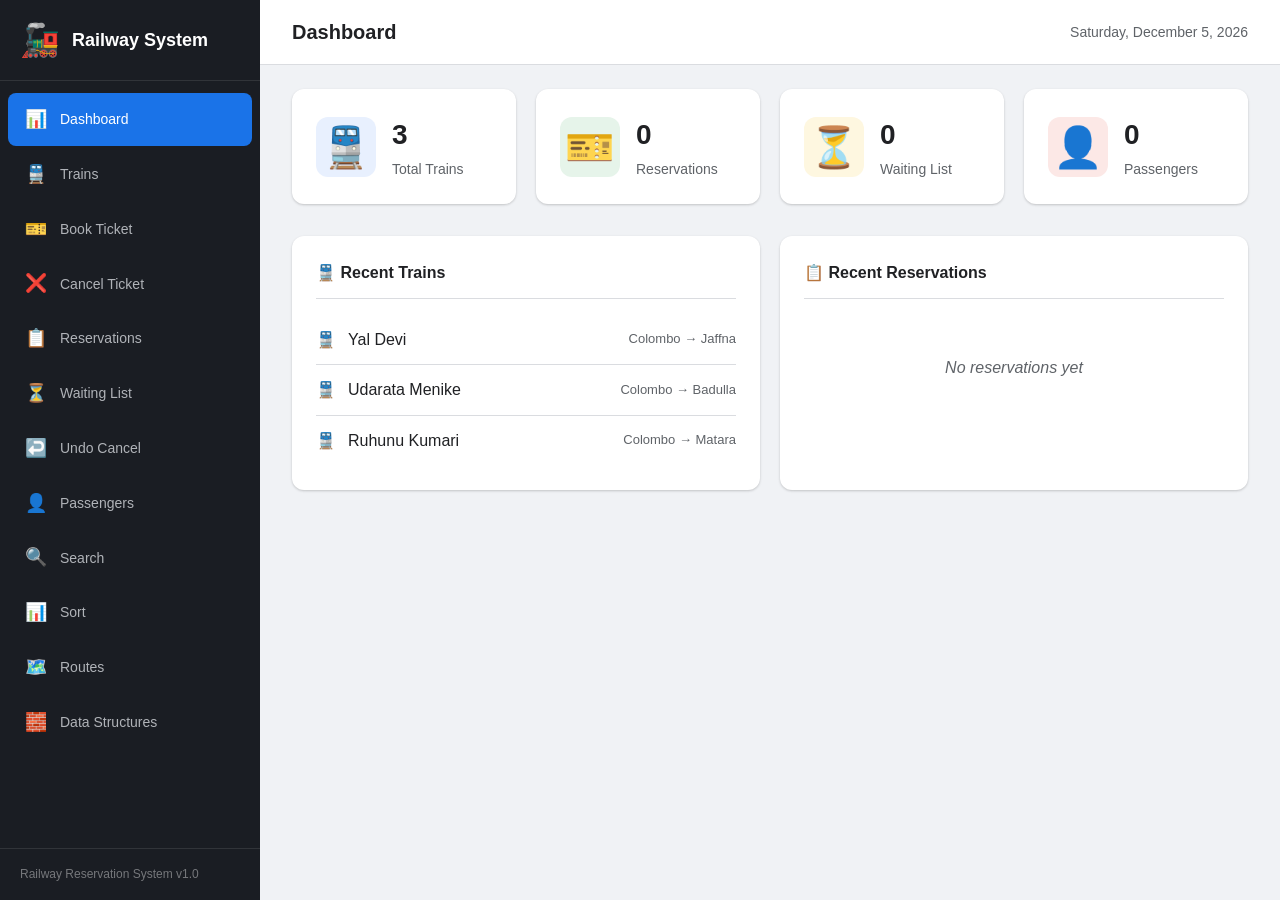
<file: frontend/index.html>
<!DOCTYPE html>
<html lang="en">
<head>
    <meta charset="UTF-8">
    <meta name="viewport" content="width=device-width, initial-scale=1.0">
    <title>Railway Reservation System</title>
    <link rel="stylesheet" href="style.css">
</head>
<body>
    <div class="app">
        <!-- Sidebar -->
        <aside class="sidebar" id="sidebar">
            <div class="sidebar-header">
                <div class="logo">🚂</div>
                <h2>Railway System</h2>
            </div>
            <nav class="sidebar-nav">
                <a href="#" class="nav-link active" data-page="dashboard">
                    <span class="nav-icon">📊</span>
                    <span>Dashboard</span>
                </a>
                <a href="#" class="nav-link" data-page="trains">
                    <span class="nav-icon">🚆</span>
                    <span>Trains</span>
                </a>
                <a href="#" class="nav-link" data-page="booking">
                    <span class="nav-icon">🎫</span>
                    <span>Book Ticket</span>
                </a>
                <a href="#" class="nav-link" data-page="cancel">
                    <span class="nav-icon">❌</span>
                    <span>Cancel Ticket</span>
                </a>
                <a href="#" class="nav-link" data-page="reservations">
                    <span class="nav-icon">📋</span>
                    <span>Reservations</span>
                </a>
                <a href="#" class="nav-link" data-page="waiting">
                    <span class="nav-icon">⏳</span>
                    <span>Waiting List</span>
                </a>
                <a href="#" class="nav-link" data-page="undo">
                    <span class="nav-icon">↩️</span>
                    <span>Undo Cancel</span>
                </a>
                <a href="#" class="nav-link" data-page="passengers">
                    <span class="nav-icon">👤</span>
                    <span>Passengers</span>
                </a>
                <a href="#" class="nav-link" data-page="search">
                    <span class="nav-icon">🔍</span>
                    <span>Search</span>
                </a>
                <a href="#" class="nav-link" data-page="sort">
                    <span class="nav-icon">📊</span>
                    <span>Sort</span>
                </a>
                <a href="#" class="nav-link" data-page="routes">
                    <span class="nav-icon">🗺️</span>
                    <span>Routes</span>
                </a>
                <a href="#" class="nav-link" data-page="structures">
                    <span class="nav-icon">🧱</span>
                    <span>Data Structures</span>
                </a>
            </nav>
            <div class="sidebar-footer">
                <p>Railway Reservation System v1.0</p>
            </div>
        </aside>

        <!-- Main Content -->
        <main class="main-content">
            <!-- Top Bar -->
            <header class="topbar">
                <button class="menu-toggle" id="menuToggle">☰</button>
                <h1 id="pageTitle">Dashboard</h1>
                <div class="topbar-actions">
                    <span class="date-display" id="dateDisplay"></span>
                </div>
            </header>

            <!-- Pages -->
            <div class="content-area">

                <!-- Dashboard Page -->
                <section class="page active" id="page-dashboard">
                    <div class="stats-grid">
                        <div class="stat-card">
                            <div class="stat-icon">🚆</div>
                            <div class="stat-info">
                                <h3 id="statTrains">3</h3>
                                <p>Total Trains</p>
                            </div>
                        </div>
                        <div class="stat-card">
                            <div class="stat-icon">🎫</div>
                            <div class="stat-info">
                                <h3 id="statReservations">0</h3>
                                <p>Reservations</p>
                            </div>
                        </div>
                        <div class="stat-card">
                            <div class="stat-icon">⏳</div>
                            <div class="stat-info">
                                <h3 id="statWaiting">0</h3>
                                <p>Waiting List</p>
                            </div>
                        </div>
                        <div class="stat-card">
                            <div class="stat-icon">👤</div>
                            <div class="stat-info">
                                <h3 id="statPassengers">0</h3>
                                <p>Passengers</p>
                            </div>
                        </div>
                    </div>
                    <div class="dashboard-panels">
                        <div class="panel">
                            <h3>🚆 Recent Trains</h3>
                            <div id="dashboardTrains"></div>
                        </div>
                        <div class="panel">
                            <h3>📋 Recent Reservations</h3>
                            <div id="dashboardReservations">
                                <p class="empty-state">No reservations yet</p>
                            </div>
                        </div>
                    </div>
                </section>

                <!-- Trains Page -->
                <section class="page" id="page-trains">
                    <div class="page-header">
                        <h2>Available Trains</h2>
                    </div>
                    <div class="trains-grid" id="trainsList"></div>
                </section>

                <!-- Booking Page -->
                <section class="page" id="page-booking">
                    <div class="page-header">
                        <h2>Book a Ticket</h2>
                    </div>
                    <div class="form-container">
                        <form id="bookingForm">
                            <div class="form-group">
                                <label>Select Train</label>
                                <select id="bookTrain" required>
                                    <option value="">-- Select a Train --</option>
                                </select>
                            </div>
                            <div id="trainPreview" class="train-preview" style="display:none;"></div>
                            <div class="form-group">
                                <label>Passenger Name</label>
                                <input type="text" id="bookName" placeholder="Enter passenger name" required>
                            </div>
                            <div class="form-group">
                                <label>NIC Number</label>
                                <input type="text" id="bookNic" placeholder="Enter NIC number" required>
                            </div>
                            <div class="form-group">
                                <label>Phone Number</label>
                                <input type="tel" id="bookPhone" placeholder="Enter phone number" required>
                            </div>
                            <div class="form-group">
                                <label>Seat Number</label>
                                <input type="number" id="bookSeat" placeholder="Enter seat number" min="1" required>
                            </div>
                            <button type="submit" class="btn btn-primary btn-block">🎫 Book Ticket</button>
                        </form>
                    </div>
                </section>

                <!-- Cancel Page -->
                <section class="page" id="page-cancel">
                    <div class="page-header">
                        <h2>Cancel Ticket</h2>
                    </div>
                    <div class="form-container">
                        <form id="cancelForm">
                            <div class="form-group">
                                <label>Reservation ID</label>
                                <input type="number" id="cancelId" placeholder="Enter reservation ID" required>
                            </div>
                            <button type="submit" class="btn btn-danger btn-block">❌ Cancel Reservation</button>
                        </form>
                        <div id="cancelResult"></div>
                    </div>
                </section>

                <!-- Reservations Page -->
                <section class="page" id="page-reservations">
                    <div class="page-header">
                        <h2>All Reservations</h2>
                        <button class="btn btn-primary" onclick="renderReservations()">🔄 Refresh</button>
                    </div>
                    <div id="reservationsList" class="table-container"></div>
                </section>

                <!-- Waiting List Page -->
                <section class="page" id="page-waiting">
                    <div class="page-header">
                        <h2>Waiting List</h2>
                        <button class="btn btn-primary" onclick="renderWaitingList()">🔄 Refresh</button>
                    </div>
                    <div id="waitingList" class="table-container"></div>
                </section>

                <!-- Undo Page -->
                <section class="page" id="page-undo">
                    <div class="page-header">
                        <h2>Undo Last Cancel</h2>
                    </div>
                    <div class="form-container">
                        <div class="undo-info">
                            <p>Most recent cancelled reservation:</p>
                            <div id="undoPreview"></div>
                        </div>
                        <button class="btn btn-success btn-block" onclick="undoCancel()">↩️ Restore Last Cancelled</button>
                        <div id="undoResult"></div>
                    </div>
                </section>

                <!-- Passengers Page -->
                <section class="page" id="page-passengers">
                    <div class="page-header">
                        <h2>Passenger Management</h2>
                    </div>
                    <div class="passenger-search">
                        <input type="number" id="searchPassengerId" placeholder="Search by Passenger ID...">
                        <button class="btn btn-primary" onclick="searchPassenger()">🔍 Search</button>
                    </div>
                    <div id="passengerResult"></div>
                    <div id="passengersList" class="table-container" style="margin-top: 20px;"></div>
                </section>

                <!-- Search Page -->
                <section class="page" id="page-search">
                    <div class="page-header">
                        <h2>Search Reservations</h2>
                    </div>
                    <div class="search-tabs">
                        <button class="tab-btn active" onclick="switchSearchTab('id')">By Reservation ID (BST)</button>
                        <button class="tab-btn" onclick="switchSearchTab('nic')">By NIC (Linked List)</button>
                    </div>
                    <div id="searchTabId" class="search-tab active">
                        <div class="form-container">
                            <div class="form-group">
                                <label>Reservation ID</label>
                                <input type="number" id="searchResId" placeholder="Enter reservation ID">
                            </div>
                            <button class="btn btn-primary btn-block" onclick="searchReservationById()">🔍 Search by ID</button>
                        </div>
                    </div>
                    <div id="searchTabNic" class="search-tab" style="display:none;">
                        <div class="form-container">
                            <div class="form-group">
                                <label>NIC Number</label>
                                <input type="text" id="searchNic" placeholder="Enter NIC number">
                            </div>
                            <button class="btn btn-primary btn-block" onclick="searchReservationByNic()">🔍 Search by NIC</button>
                        </div>
                    </div>
                    <div id="searchResult"></div>
                </section>

                <!-- Sort Page -->
                <section class="page" id="page-sort">
                    <div class="page-header">
                        <h2>Sort Reservations</h2>
                    </div>
                    <div class="sort-options">
                        <button class="btn btn-outline" onclick="sortReservations('id')">Sort by Reservation ID</button>
                        <button class="btn btn-outline" onclick="sortReservations('name')">Sort by Passenger Name</button>
                        <button class="btn btn-outline" onclick="sortReservations('seat')">Sort by Seat Number</button>
                    </div>
                    <div id="sortResult" class="table-container" style="margin-top: 20px;"></div>
                </section>

                <!-- Routes Page -->
                <section class="page" id="page-routes">
                    <div class="page-header">
                        <h2>Railway Routes</h2>
                    </div>

                    <!-- Route Stats -->
                    <div class="route-stats-row">
                        <div class="route-stat-card">
                            <span class="route-stat-icon">📍</span>
                            <div>
                                <h4 id="routeStatStations">7</h4>
                                <p>Stations</p>
                            </div>
                        </div>
                        <div class="route-stat-card">
                            <span class="route-stat-icon">🛤️</span>
                            <div>
                                <h4 id="routeStatRoutes">6</h4>
                                <p>Routes</p>
                            </div>
                        </div>
                        <div class="route-stat-card">
                            <span class="route-stat-icon">📏</span>
                            <div>
                                <h4 id="routeStatDistance">848 km</h4>
                                <p>Total Distance</p>
                            </div>
                        </div>
                    </div>

                    <!-- Tabs -->
                    <div class="route-tabs">
                        <button class="route-tab-btn active" onclick="switchRouteTab('map')">🗺️ Map</button>
                        <button class="route-tab-btn" onclick="switchRouteTab('traversal')">🧭 Traversal</button>
                        <button class="route-tab-btn" onclick="switchRouteTab('routes')">🛤️ Routes</button>
                        <button class="route-tab-btn" onclick="switchRouteTab('path')">🔍 Shortest Path</button>
                    </div>

                    <!-- Map Tab -->
                    <div class="route-tab-content active" id="routeTab-map">
                        <div class="route-map" id="routeMap">
                            <div class="trav-overlay" id="travOverlay"></div>
                        </div>
                        <div class="map-hint" id="mapHint">
                            💡 <strong>Click a station</strong> to see details, or <strong>click two stations</strong> to find the shortest path
                        </div>
                        <div class="station-info-card" id="stationInfoCard" style="display:none;">
                            <div class="station-info-header">
                                <span class="station-info-icon">📍</span>
                                <h3 id="stationInfoName"></h3>
                                <button class="btn btn-outline btn-sm" onclick="closeStationInfo()">✕</button>
                            </div>
                            <div class="station-info-body" id="stationInfoBody"></div>
                        </div>
                        <div class="map-legend">
                            <span class="legend-item"><span class="legend-dot" style="background:#1a73e8"></span>Station</span>
                            <span class="legend-item"><span class="legend-dot" style="background:#34a853"></span>Visited</span>
                            <span class="legend-item"><span class="legend-dot" style="background:#fbbc04"></span>Current</span>
                            <span class="legend-item"><span class="legend-dot" style="background:#ea4335"></span>Selected</span>
                        </div>
                    </div>

                    <!-- Traversal Tab -->
                    <div class="route-tab-content" id="routeTab-traversal">
                        <div class="traversal-panel" id="traversalPanel">
                            <div class="traversal-header">
                                <h3>🧭 Graph Traversal</h3>
                                <div class="traversal-inline-controls">
                                    <select id="traversalStart" class="trav-select"></select>
                                    <select id="traversalAlgo" class="trav-select">
                                        <option value="bfs">BFS — Breadth-First</option>
                                        <option value="dfs">DFS — Depth-First</option>
                                    </select>
                                    <select id="traversalSpeed" class="trav-select trav-select-sm">
                                        <option value="1200">Slow</option>
                                        <option value="600" selected>Normal</option>
                                        <option value="200">Fast</option>
                                    </select>
                                    <button class="btn btn-primary btn-sm" id="traversalRunBtn" onclick="runTraversalStepByStep()">▶️ Run</button>
                                    <button class="btn btn-success btn-sm" onclick="runTraversalInstant()">⚡ Instant</button>
                                    <button class="btn btn-outline btn-sm" onclick="resetTraversal()">🔄</button>
                                </div>
                            </div>
                            <div class="traversal-body">
                                <div class="traversal-split">
                                    <div class="traversal-code">
                                        <div class="traversal-code-title">📄 Java Code</div>
                                        <pre class="traversal-code-block" id="traversalCodeBlock"><span style="color:#6c7086;">// Select an algorithm to see code</span></pre>
                                    </div>
                                    <div class="traversal-log">
                                        <div class="traversal-log-title">📋 Traversal Steps</div>
                                        <div class="traversal-steps" id="traversalSteps">
                                            <p class="ds-empty-msg">Click Run to start traversal...</p>
                                        </div>
                                    </div>
                                </div>
                                <div class="traversal-result" id="traversalResult"></div>
                            </div>
                        </div>
                    </div>

                    <!-- Routes List Tab -->
                    <div class="route-tab-content" id="routeTab-routes">
                        <div class="route-details" id="routeDetails"></div>
                    </div>

                    <!-- Shortest Path Tab -->
                    <div class="route-tab-content" id="routeTab-path">
                        <div class="shortest-path">
                            <h3>🔍 Find Shortest Path</h3>
                            <p class="path-hint">Or click two stations on the Map tab to auto-fill</p>
                            <div class="path-form">
                                <div class="form-group">
                                    <label>Source Station</label>
                                    <select id="pathSource">
                                        <option value="">-- Select Source --</option>
                                    </select>
                                </div>
                                <div class="form-group">
                                    <label>Destination Station</label>
                                    <select id="pathDest">
                                        <option value="">-- Select Destination --</option>
                                    </select>
                                </div>
                                <button class="btn btn-primary" onclick="findShortestPath()">🔍 Find Path</button>
                            </div>
                            <div id="pathResult"></div>
                        </div>
                    </div>
                </section>

                <!-- Data Structures Visualization Page -->
                <section class="page" id="page-structures">
                    <div class="page-header">
                        <h2>🧱 Data Structure Visualizations</h2>
                        <button class="btn btn-primary" onclick="refreshAllStructures()">🔄 Refresh All</button>
                    </div>

                    <!-- Operation Log -->
                    <div class="ds-operation-log" id="dsOperationLog">
                        <div class="ds-log-header">
                            <h3>📋 Operation Log</h3>
                            <button class="btn btn-outline btn-sm" onclick="clearOpLog()">Clear</button>
                        </div>
                        <div class="ds-log-entries" id="dsLogEntries">
                            <p class="empty-state">Perform an operation to see logs here...</p>
                        </div>
                    </div>

                    <div class="ds-grid">

                        <!-- LinkedList -->
                        <div class="ds-card">
                            <div class="ds-card-header">
                                <h3>🔗 LinkedList <span class="ds-badge">Reservations</span></h3>
                                <span class="ds-count" id="llCount">0 nodes</span>
                            </div>
                            <div class="ds-visual" id="linkedListView"></div>
                            <div class="ds-code-panel">
                                <div class="ds-code-header">Java Implementation</div>
                                <pre class="ds-code"><code id="llCode">// LinkedList - Insert at end
public void insert(Reservation r) {
  Node newNode = new Node(r);
  if (head == null) {
    head = newNode;
    return;
  }
  Node current = head;
  while (current.next != null)
    current = current.next;
  current.next = newNode;
}</code></pre>
                            </div>
                        </div>

                        <!-- Queue -->
                        <div class="ds-card">
                            <div class="ds-card-header">
                                <h3>📦 Queue <span class="ds-badge badge-warning">Waiting List</span></h3>
                                <span class="ds-count" id="qCount">0 items</span>
                            </div>
                            <div class="ds-visual" id="queueView"></div>
                            <div class="ds-code-panel">
                                <div class="ds-code-header">Java Implementation</div>
                                <pre class="ds-code"><code id="qCode">// Queue - Enqueue (add to rear)
public void enqueue(Passenger p) {
  QueueNode newNode = new QueueNode(p);
  if (rear == null) {
    front = rear = newNode;
    return;
  }
  rear.next = newNode;
  rear = newNode;
}</code></pre>
                            </div>
                        </div>

                        <!-- Stack -->
                        <div class="ds-card">
                            <div class="ds-card-header">
                                <h3>📚 Stack <span class="ds-badge badge-danger">Undo</span></h3>
                                <span class="ds-count" id="sCount">0 items</span>
                            </div>
                            <div class="ds-visual" id="stackView"></div>
                            <div class="ds-code-panel">
                                <div class="ds-code-header">Java Implementation</div>
                                <pre class="ds-code"><code id="sCode">// Stack - Push (add to top)
public void push(Reservation r) {
  Node newNode = new Node(r);
  newNode.next = top;
  top = newNode;
}</code></pre>
                            </div>
                        </div>

                        <!-- BST -->
                        <div class="ds-card ds-card-wide">
                            <div class="ds-card-header">
                                <h3>🌳 Binary Search Tree <span class="ds-badge badge-success">Reservation Tree</span></h3>
                                <span class="ds-count" id="bstCount">0 nodes</span>
                            </div>
                            <div class="ds-visual ds-visual-wide" id="bstView"></div>
                            <div class="ds-code-panel">
                                <div class="ds-code-header">Java Implementation</div>
                                <pre class="ds-code"><code id="bstCode">// BST - Insert
private TreeNode insert(TreeNode node, Reservation r) {
  if (node == null)
    return new TreeNode(r);
  if (r.id < node.reservation.id)
    node.left = insert(node.left, r);
  else if (r.id > node.reservation.id)
    node.right = insert(node.right, r);
  return node;
}</code></pre>
                            </div>
                        </div>

                        <!-- HashTable -->
                        <div class="ds-card ds-card-wide">
                            <div class="ds-card-header">
                                <h3>🗂️ Hash Table <span class="ds-badge badge-info">Passengers</span></h3>
                                <span class="ds-count" id="htCount">0 entries</span>
                            </div>
                            <div class="ds-visual ds-visual-wide" id="hashTableView"></div>
                            <div class="ds-code-panel">
                                <div class="ds-code-header">Java Implementation</div>
                                <pre class="ds-code"><code id="htCode">// HashTable - Insert
public void insert(Passenger p) {
  int index = hash(p.passengerId);
  Entry current = table[index];
  while (current != null) {
    if (current.passenger.passengerId == p.passengerId)
      { current.passenger = p; return; }
    current = current.next;
  }
  Entry entry = new Entry(p);
  entry.next = table[index];
  table[index] = entry;
}</code></pre>
                            </div>
                        </div>

                    </div>

                    <!-- Run Operation Panel -->
                    <div class="run-panel" id="runPanel">
                        <div class="run-panel-header">
                            <h3>▶️ Run Operation — Step by Step</h3>
                        </div>
                        <div class="run-panel-body">
                            <div class="run-config">
                                <div class="run-config-row">
                                    <div class="form-group">
                                        <label>Data Structure</label>
                                        <select id="runDS" onchange="updateRunOps()">
                                            <option value="linkedList">🔗 LinkedList</option>
                                            <option value="queue">📦 Queue</option>
                                            <option value="stack">📚 Stack</option>
                                            <option value="bst">🌳 Binary Search Tree</option>
                                            <option value="hashTable">🗂️ Hash Table</option>
                                        </select>
                                    </div>
                                    <div class="form-group">
                                        <label>Operation</label>
                                        <select id="runOp" onchange="updateRunFields()"></select>
                                    </div>
                                </div>
                                <div class="run-config-row" id="runFieldsRow">
                                    <!-- Dynamic fields injected here -->
                                </div>
                                <div class="run-controls">
                                    <button class="btn btn-primary" id="runBtn" onclick="runOperationStepByStep()">
                                        ▶️ Run Step-by-Step
                                    </button>
                                    <button class="btn btn-success" id="runInstantBtn" onclick="runOperationInstant()">
                                        ⚡ Run Instant
                                    </button>
                                    <button class="btn btn-outline btn-sm" onclick="resetRunPanel()" style="margin-left:auto;">
                                        🔄 Reset
                                    </button>
                                    <div class="run-speed">
                                        <label>Speed:</label>
                                        <select id="runSpeed">
                                            <option value="1500">Slow</option>
                                            <option value="800" selected>Normal</option>
                                            <option value="300">Fast</option>
                                            <option value="50">Instant</option>
                                        </select>
                                    </div>
                                </div>
                            </div>

                            <div class="run-split">
                                <!-- Code viewer with line highlighting -->
                                <div class="run-code-viewer">
                                    <div class="run-code-title">📄 Code Execution</div>
                                    <pre class="run-code-block" id="runCodeBlock"></pre>
                                </div>

                                <!-- Step log -->
                                <div class="run-step-log">
                                    <div class="run-step-title">📋 Step Log</div>
                                    <div class="run-steps" id="runSteps">
                                        <p class="ds-empty-msg">Select a data structure and operation to begin...</p>
                                    </div>
                                </div>
                            </div>
                        </div>
                    </div>

                </section>

            </div>
        </main>
    </div>

    <!-- Toast Notification -->
    <div class="toast" id="toast"></div>

    <!-- Modal -->
    <div class="modal-overlay" id="modalOverlay" onclick="closeModal()">
        <div class="modal" onclick="event.stopPropagation()">
            <div class="modal-header">
                <h3 id="modalTitle"></h3>
                <button class="modal-close" onclick="closeModal()">×</button>
            </div>
            <div class="modal-body" id="modalBody"></div>
        </div>
    </div>

    <script src="app.js"></script>
    <script src="run-ops.js"></script>
    <script src="traversal.js"></script>
</body>
</html>
</file>
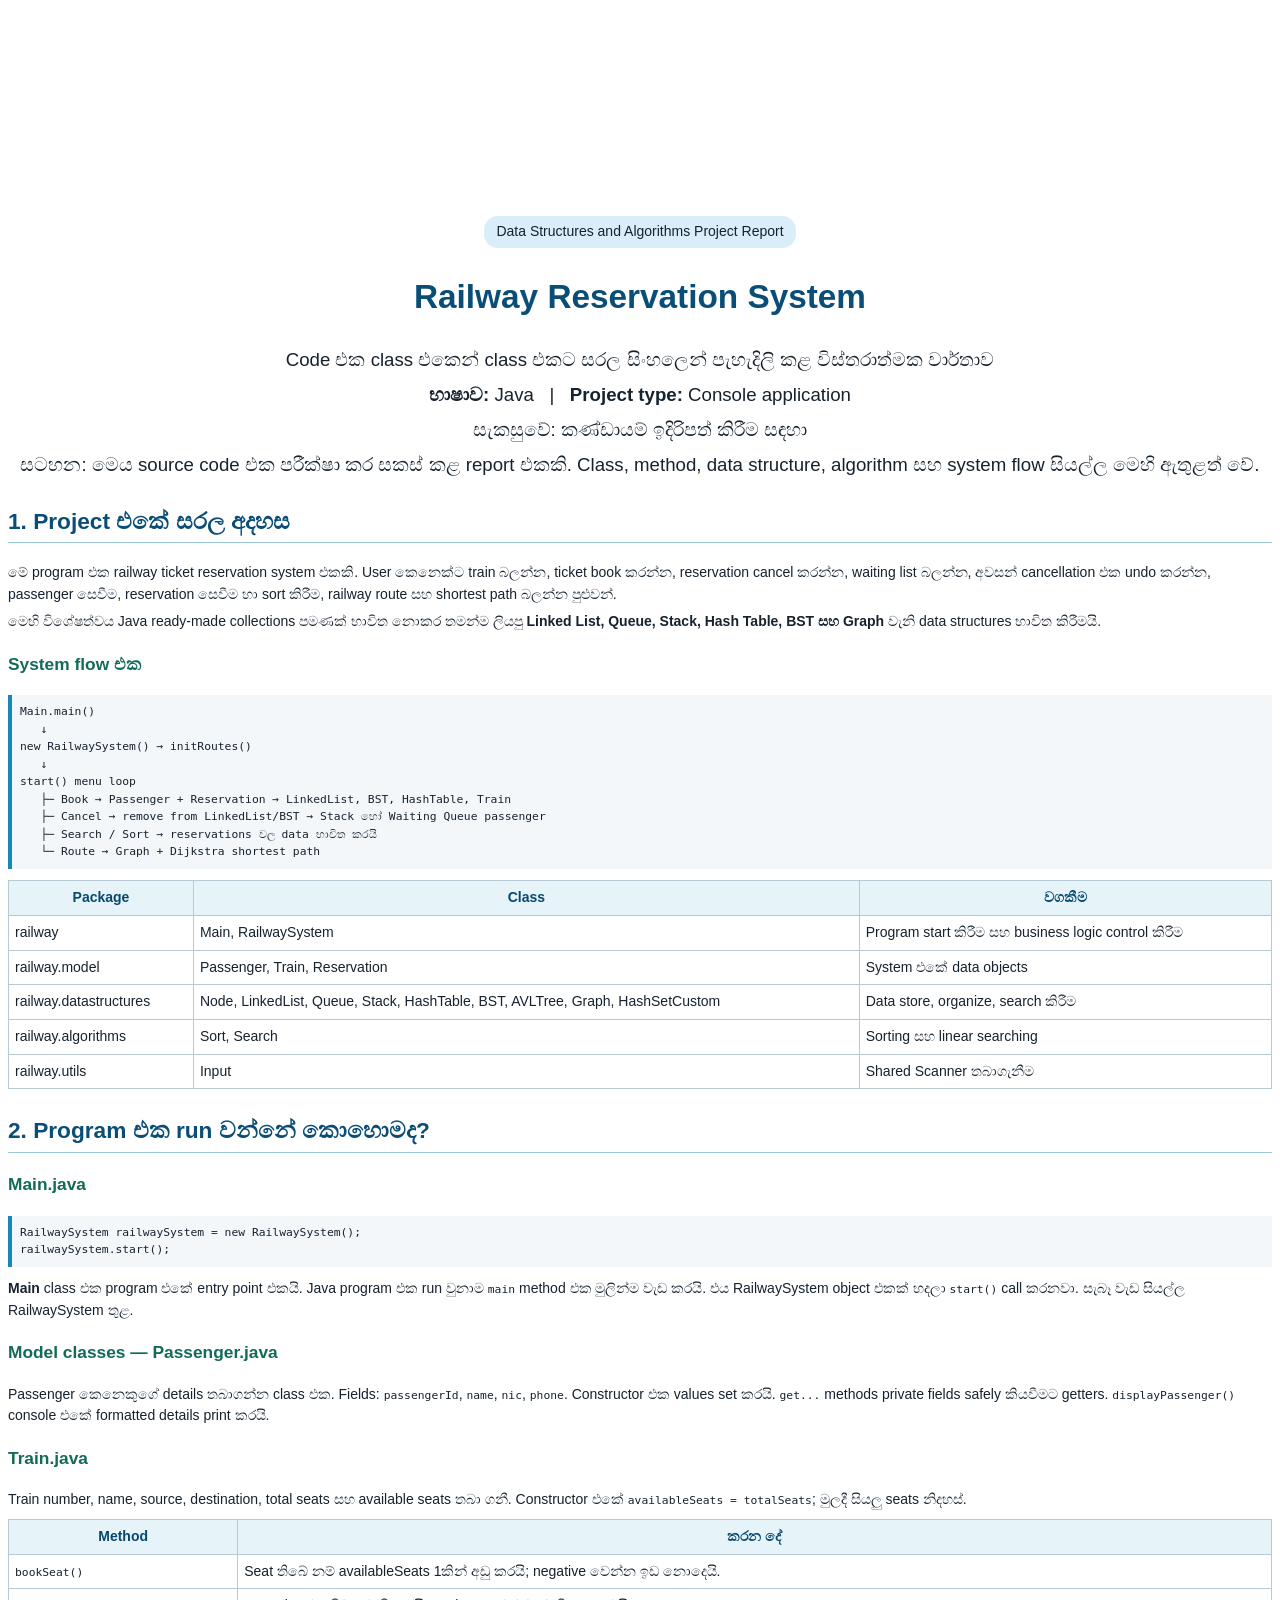
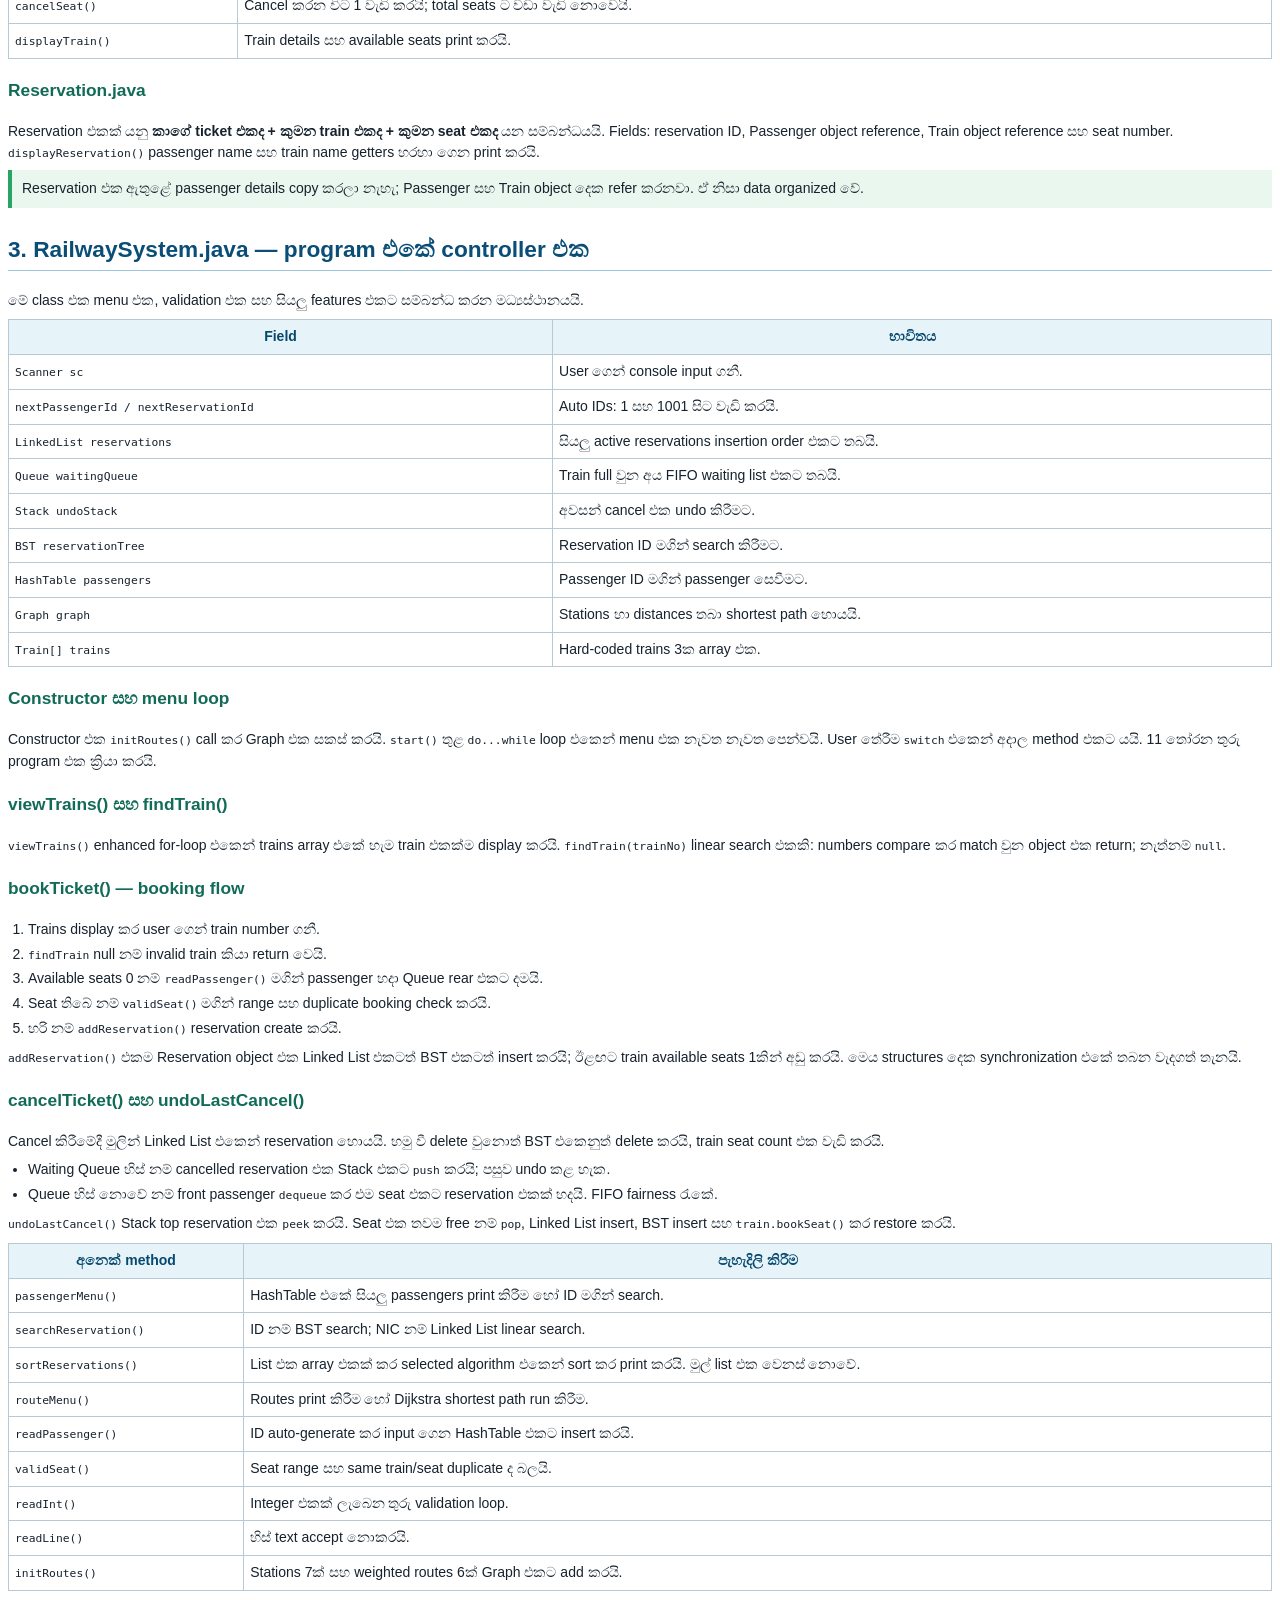
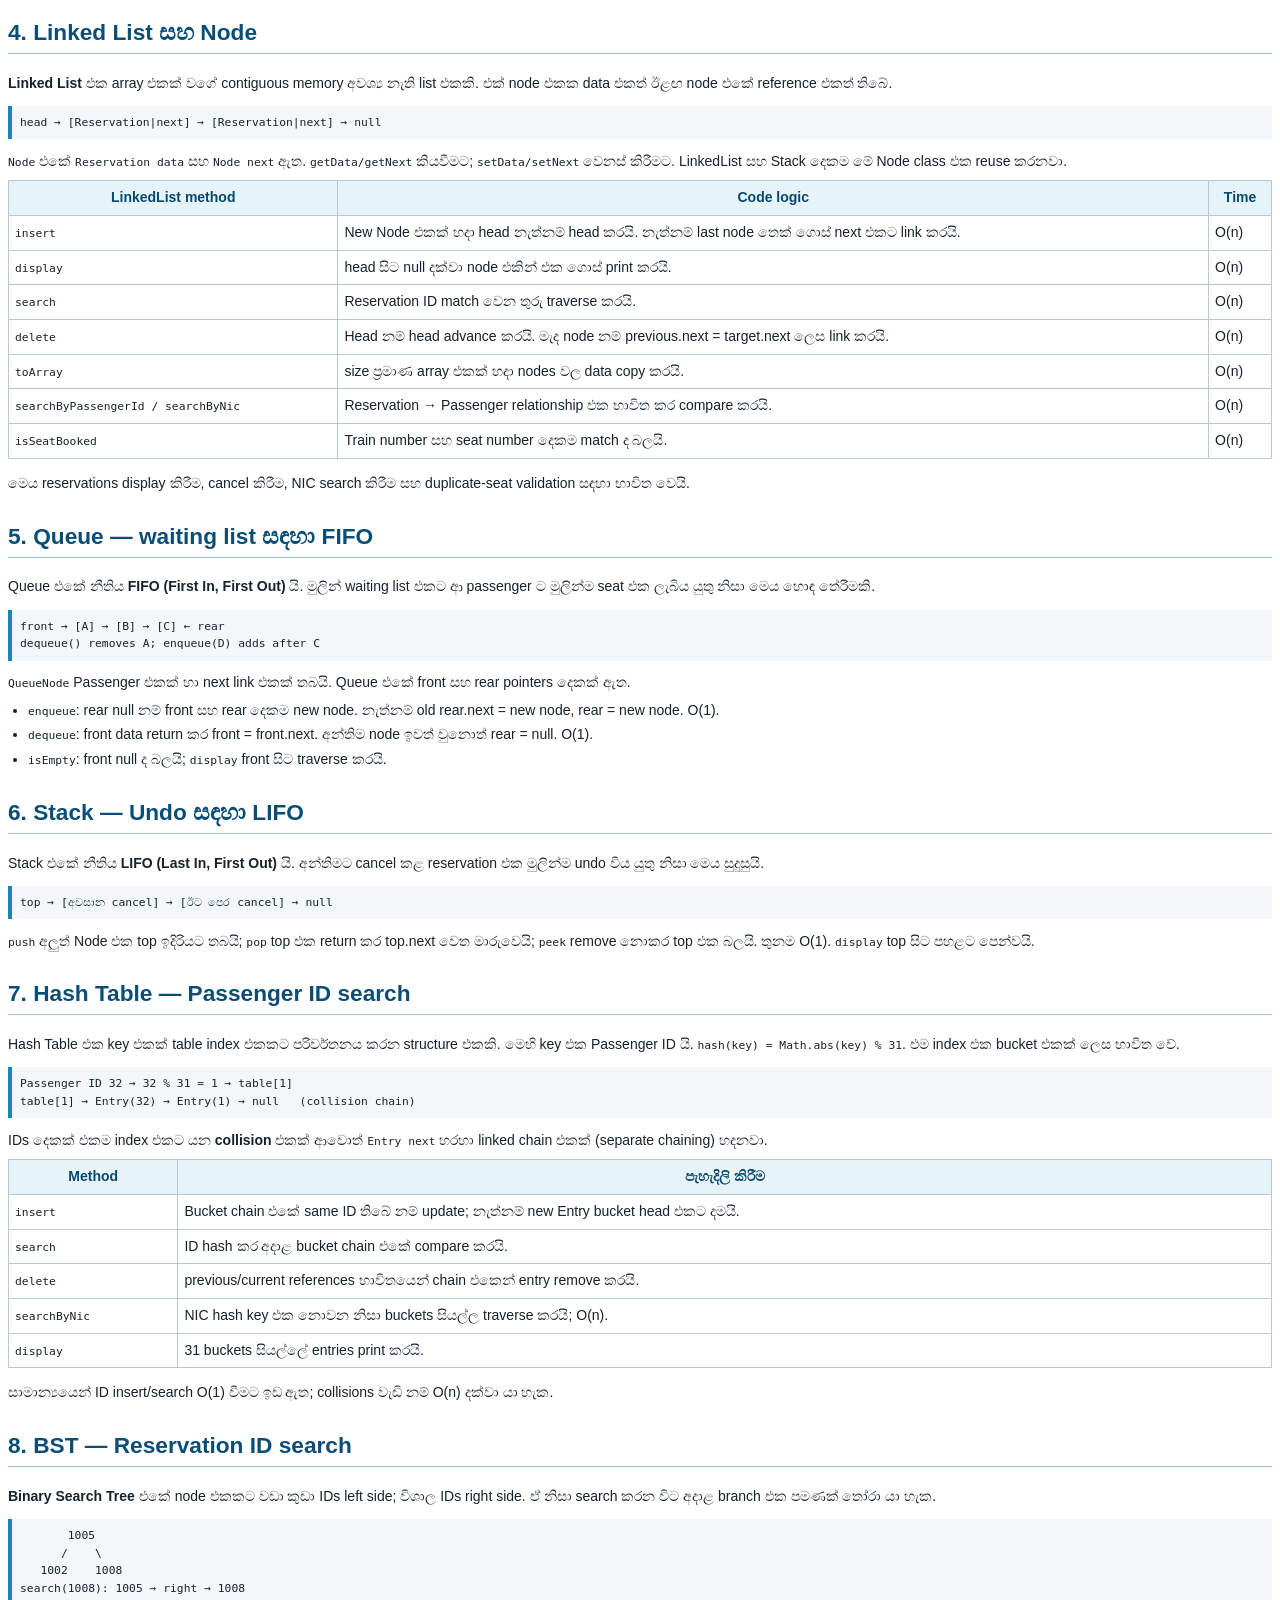
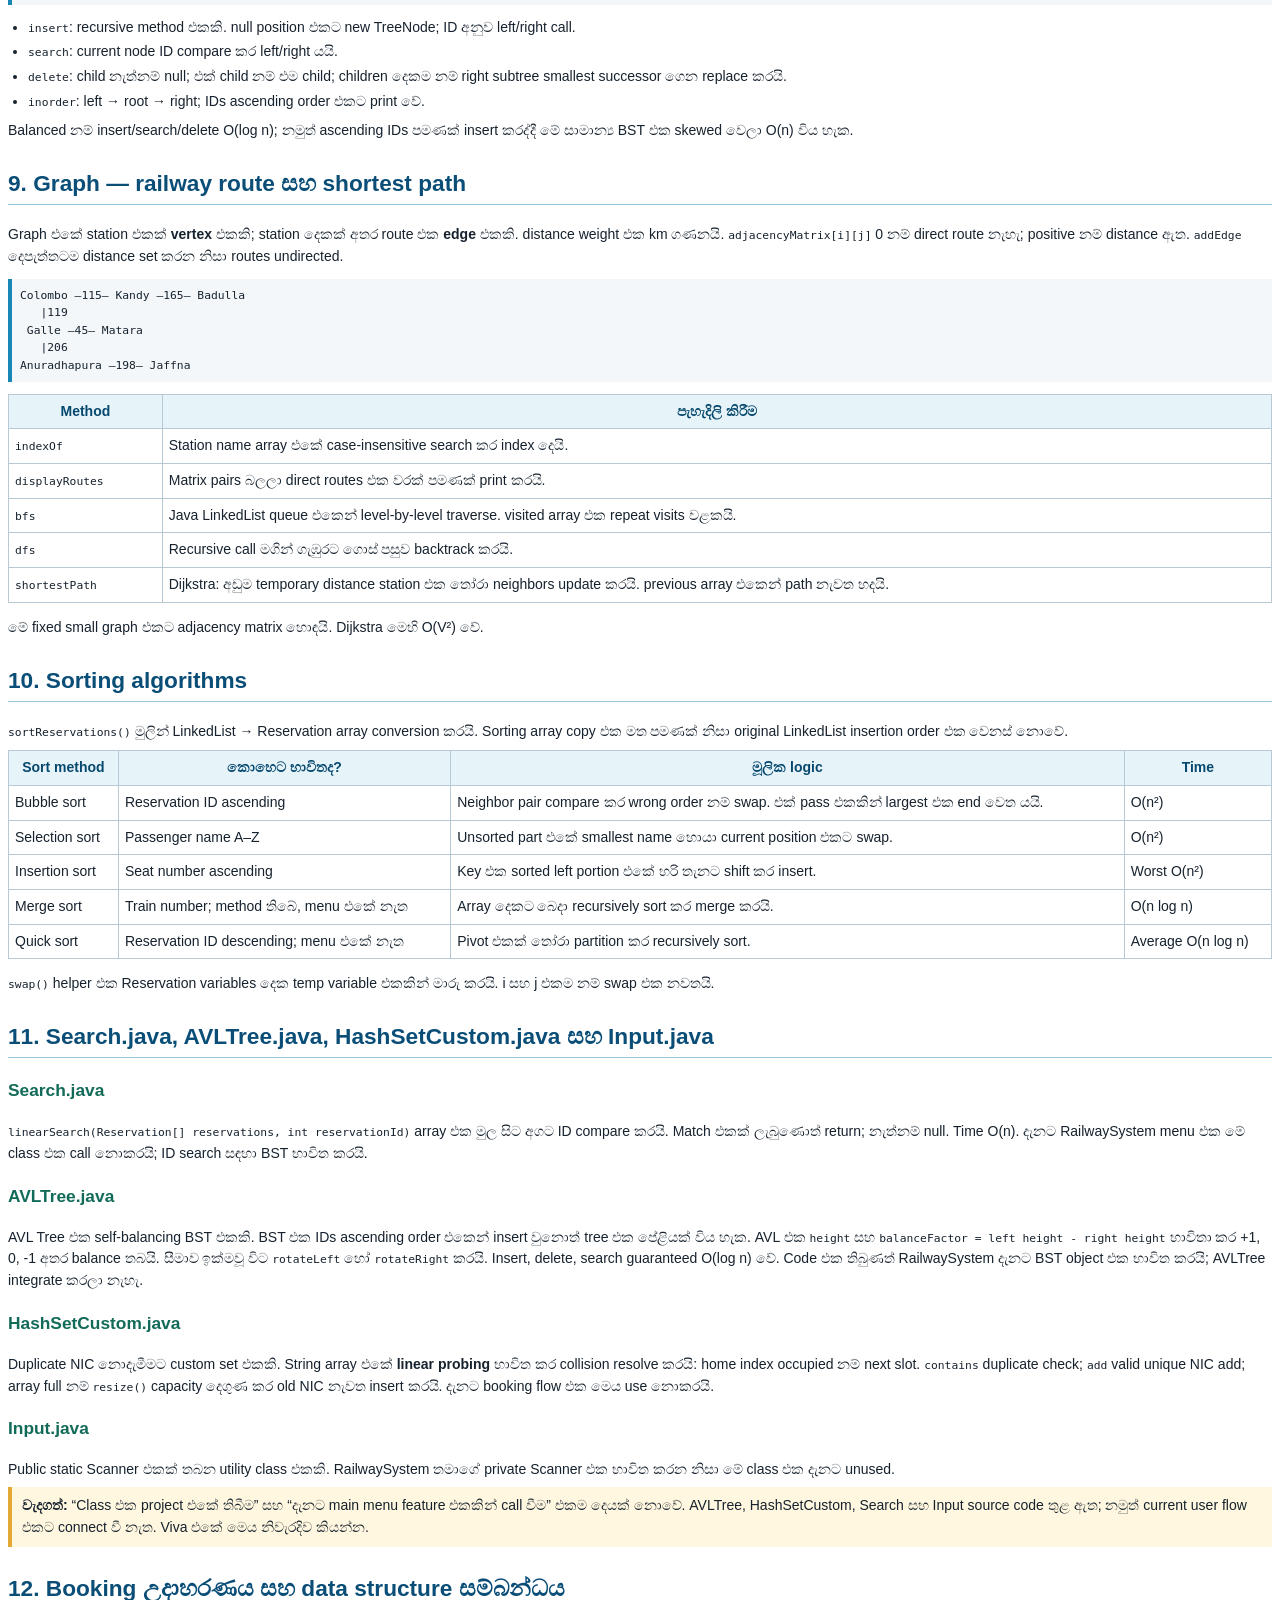
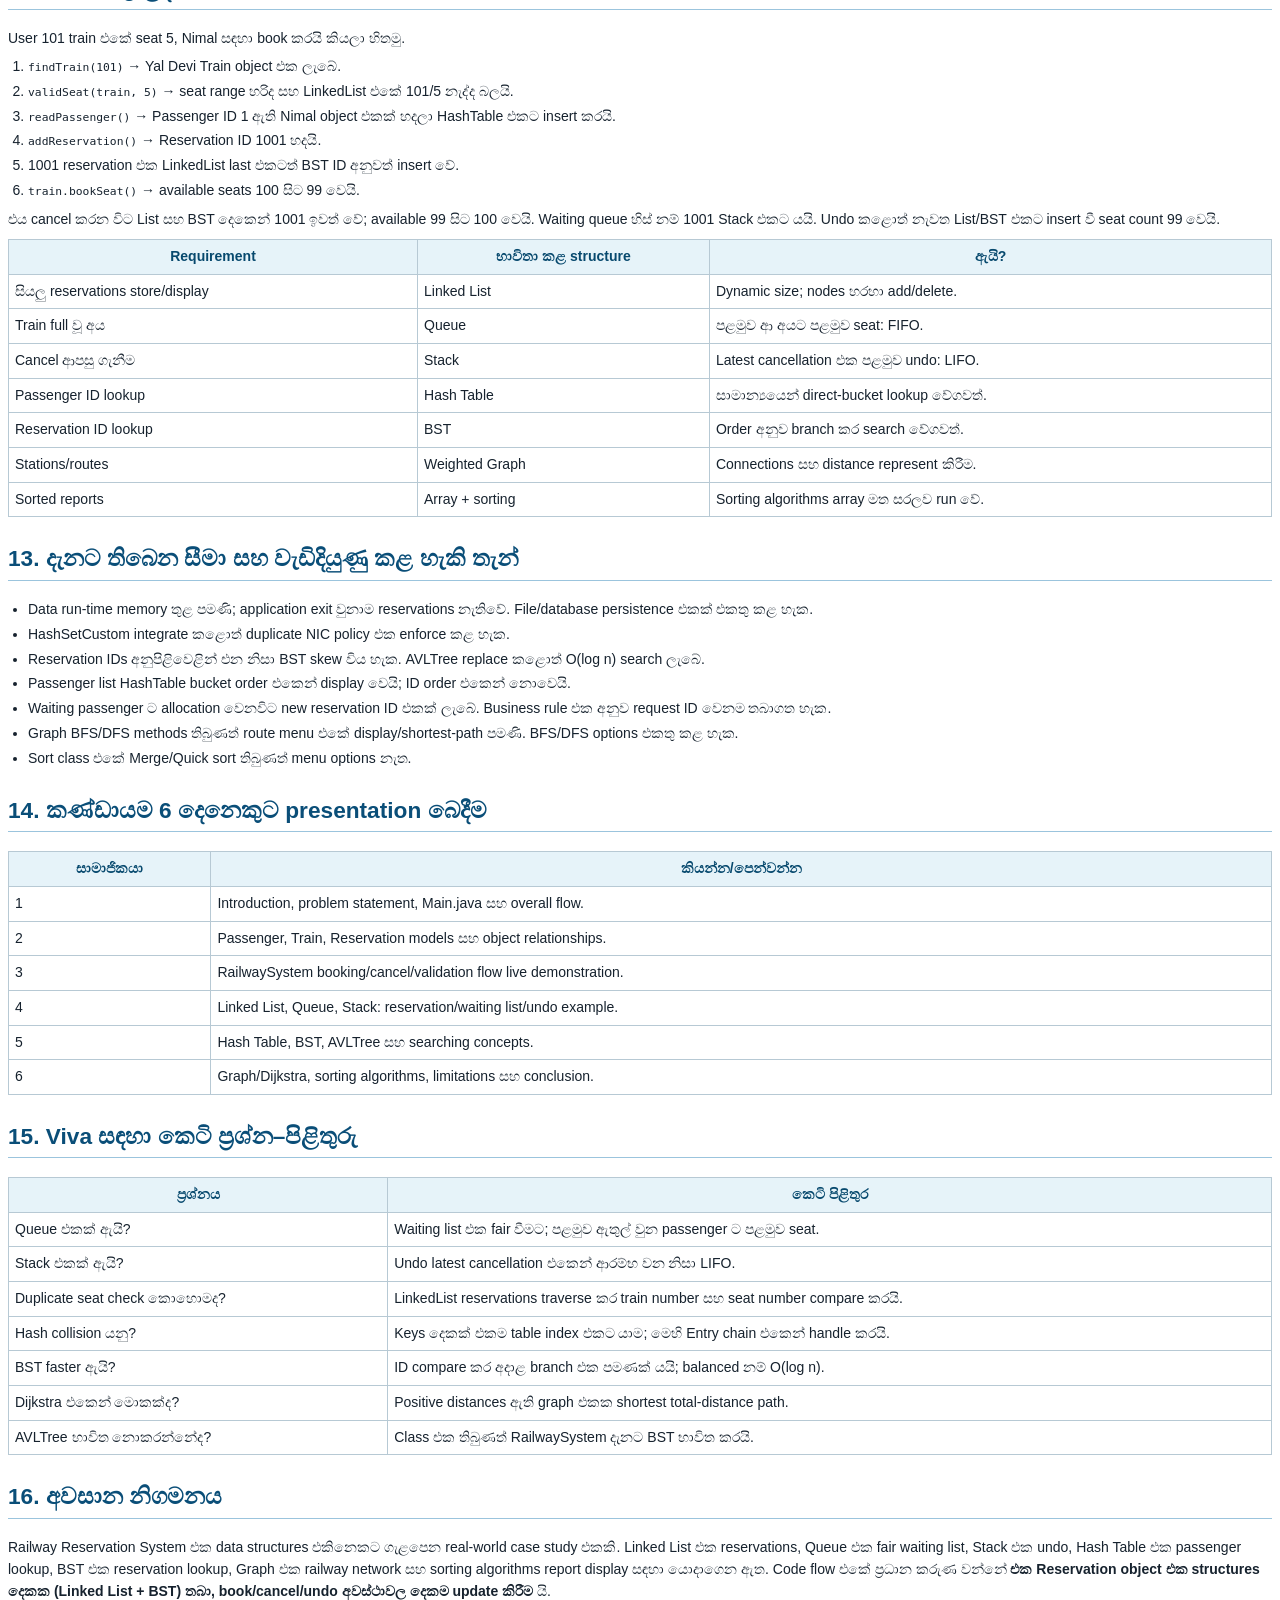
<file: documentation/Railway_Reservation_System_Sinhala_Report.html>
<!doctype html>
<html lang="si"><head><meta charset="utf-8">
<title>Railway Reservation System — සිංහල වාර්තාව</title>
<style>
@page { size:A4; margin:18mm 16mm; }
body{font-family:'Noto Sans Sinhala',sans-serif;font-size:10.5pt;line-height:1.55;color:#16222e}
h1{font-size:25pt;color:#0a4e78;line-height:1.3}h2{font-size:17pt;color:#0a4e78;border-bottom:1px solid #9bc4dd;padding-bottom:3px;margin-top:24px}h3{font-size:13pt;color:#126b58;margin-top:18px}
p{margin:6px 0}ul,ol{margin:5px 0 8px 20px;padding:0}li{margin:3px 0}code,pre{font-family:'DejaVu Sans Mono',monospace;font-size:8.5pt}pre{background:#f3f7fa;border-left:4px solid #1987b5;padding:8px;white-space:pre-wrap}
table{border-collapse:collapse;width:100%;margin:8px 0 14px}th,td{border:1px solid #b7c9d4;padding:6px;vertical-align:top}th{background:#e6f3f9;color:#07496e}.cover{padding-top:55mm;text-align:center;page-break-after:always}.cover p{font-size:14pt}.tag{display:inline-block;background:#d9eef8;padding:5px 12px;border-radius:14px}.page{page-break-before:always}.note{background:#fff7df;border-left:4px solid #e4a834;padding:8px 10px}.good{background:#e9f7ef;border-left:4px solid #28a565;padding:8px 10px}.small{font-size:9pt}
</style></head><body>
<section class="cover"><div class="tag">Data Structures and Algorithms Project Report</div><h1>Railway Reservation System</h1><p>Code එක class එකෙන් class එකට සරල සිංහලෙන් පැහැදිලි කළ විස්තරාත්මක වාර්තාව</p><p><b>භාෂාව:</b> Java &nbsp; | &nbsp; <b>Project type:</b> Console application</p><p>සැකසුවේ: කණ්ඩායම් ඉදිරිපත් කිරීම සඳහා</p><p class="small">සටහන: මෙය source code එක පරීක්ෂා කර සකස් කළ report එකකි. Class, method, data structure, algorithm සහ system flow සියල්ල මෙහි ඇතුළත් වේ.</p></section>

<h2>1. Project එකේ සරල අදහස</h2>
<p>මේ program එක railway ticket reservation system එකකි. User කෙනෙක්ට train බලන්න, ticket book කරන්න, reservation cancel කරන්න, waiting list බලන්න, අවසන් cancellation එක undo කරන්න, passenger සෙවීම, reservation සෙවීම හා sort කිරීම, railway route සහ shortest path බලන්න පුළුවන්.</p>
<p>මෙහි විශේෂත්වය Java ready-made collections පමණක් භාවිත නොකර තමන්ම ලියපු <b>Linked List, Queue, Stack, Hash Table, BST සහ Graph</b> වැනි data structures භාවිත කිරීමයි.</p>
<h3>System flow එක</h3><pre>Main.main()
   ↓
new RailwaySystem() → initRoutes()
   ↓
start() menu loop
   ├─ Book → Passenger + Reservation → LinkedList, BST, HashTable, Train
   ├─ Cancel → remove from LinkedList/BST → Stack හෝ Waiting Queue passenger
   ├─ Search / Sort → reservations වල data භාවිත කරයි
   └─ Route → Graph + Dijkstra shortest path</pre>
<table><tr><th>Package</th><th>Class</th><th>වගකීම</th></tr><tr><td>railway</td><td>Main, RailwaySystem</td><td>Program start කිරීම සහ business logic control කිරීම</td></tr><tr><td>railway.model</td><td>Passenger, Train, Reservation</td><td>System එකේ data objects</td></tr><tr><td>railway.datastructures</td><td>Node, LinkedList, Queue, Stack, HashTable, BST, AVLTree, Graph, HashSetCustom</td><td>Data store, organize, search කිරීම</td></tr><tr><td>railway.algorithms</td><td>Sort, Search</td><td>Sorting සහ linear searching</td></tr><tr><td>railway.utils</td><td>Input</td><td>Shared Scanner තබාගැනීම</td></tr></table>

<h2>2. Program එක run වන්නේ කොහොමද?</h2>
<h3>Main.java</h3><pre>RailwaySystem railwaySystem = new RailwaySystem();
railwaySystem.start();</pre>
<p><b>Main</b> class එක program එකේ entry point එකයි. Java program එක run වුනාම <code>main</code> method එක මුලින්ම වැඩ කරයි. එය RailwaySystem object එකක් හදලා <code>start()</code> call කරනවා. සැබෑ වැඩ සියල්ල RailwaySystem තුළ.</p>
<h3>Model classes — Passenger.java</h3><p>Passenger කෙනෙකුගේ details තබාගන්න class එක. Fields: <code>passengerId</code>, <code>name</code>, <code>nic</code>, <code>phone</code>. Constructor එක values set කරයි. <code>get...</code> methods private fields safely කියවීමට getters. <code>displayPassenger()</code> console එකේ formatted details print කරයි.</p>
<h3>Train.java</h3><p>Train number, name, source, destination, total seats සහ available seats තබා ගනී. Constructor එකේ <code>availableSeats = totalSeats</code>; මුලදී සියලු seats නිදහස්.</p>
<table><tr><th>Method</th><th>කරන දේ</th></tr><tr><td><code>bookSeat()</code></td><td>Seat තිබේ නම් availableSeats 1කින් අඩු කරයි; negative වෙන්න ඉඩ නොදෙයි.</td></tr><tr><td><code>cancelSeat()</code></td><td>Cancel කරන විට 1 වැඩි කරයි; total seats ට වඩා වැඩි නොවෙයි.</td></tr><tr><td><code>displayTrain()</code></td><td>Train details සහ available seats print කරයි.</td></tr></table>
<h3>Reservation.java</h3><p>Reservation එකක් යනු <b>කාගේ ticket එකද + කුමන train එකද + කුමන seat එකද</b> යන සම්බන්ධයයි. Fields: reservation ID, Passenger object reference, Train object reference සහ seat number. <code>displayReservation()</code> passenger name සහ train name getters හරහා ගෙන print කරයි.</p><p class="good">Reservation එක ඇතුළේ passenger details copy කරලා නැහැ; Passenger සහ Train object දෙක refer කරනවා. ඒ නිසා data organized වේ.</p>

<h2 class="page">3. RailwaySystem.java — program එකේ controller එක</h2>
<p>මේ class එක menu එක, validation එක සහ සියලු features එකට සම්බන්ධ කරන මධ්‍යස්ථානයයි.</p>
<table><tr><th>Field</th><th>භාවිතය</th></tr><tr><td><code>Scanner sc</code></td><td>User ගෙන් console input ගනී.</td></tr><tr><td><code>nextPassengerId / nextReservationId</code></td><td>Auto IDs: 1 සහ 1001 සිට වැඩි කරයි.</td></tr><tr><td><code>LinkedList reservations</code></td><td>සියලු active reservations insertion order එකට තබයි.</td></tr><tr><td><code>Queue waitingQueue</code></td><td>Train full වුන අය FIFO waiting list එකට තබයි.</td></tr><tr><td><code>Stack undoStack</code></td><td>අවසන් cancel එක undo කිරීමට.</td></tr><tr><td><code>BST reservationTree</code></td><td>Reservation ID මගින් search කිරීමට.</td></tr><tr><td><code>HashTable passengers</code></td><td>Passenger ID මගින් passenger සෙවීමට.</td></tr><tr><td><code>Graph graph</code></td><td>Stations හා distances තබා shortest path හොයයි.</td></tr><tr><td><code>Train[] trains</code></td><td>Hard-coded trains 3ක array එක.</td></tr></table>
<h3>Constructor සහ menu loop</h3><p>Constructor එක <code>initRoutes()</code> call කර Graph එක සකස් කරයි. <code>start()</code> තුළ <code>do...while</code> loop එකෙන් menu එක නැවත නැවත පෙන්වයි. User තේරීම <code>switch</code> එකෙන් අදාල method එකට යයි. 11 තෝරන තුරු program එක ක්‍රියා කරයි.</p>
<h3>viewTrains() සහ findTrain()</h3><p><code>viewTrains()</code> enhanced for-loop එකෙන් trains array එකේ හැම train එකක්ම display කරයි. <code>findTrain(trainNo)</code> linear search එකකි: numbers compare කර match වුන object එක return; නැත්නම් <code>null</code>.</p>
<h3>bookTicket() — booking flow</h3><ol><li>Trains display කර user ගෙන් train number ගනී.</li><li><code>findTrain</code> null නම් invalid train කියා return වෙයි.</li><li>Available seats 0 නම් <code>readPassenger()</code> මගින් passenger හදා Queue rear එකට දමයි.</li><li>Seat තිබේ නම් <code>validSeat()</code> මගින් range සහ duplicate booking check කරයි.</li><li>හරි නම් <code>addReservation()</code> reservation create කරයි.</li></ol>
<p><code>addReservation()</code> එකම Reservation object එක Linked List එකටත් BST එකටත් insert කරයි; ඊළඟට train available seats 1කින් අඩු කරයි. මෙය structures දෙක synchronization එකේ තබන වැදගත් තැනයි.</p>
<h3>cancelTicket() සහ undoLastCancel()</h3><p>Cancel කිරීමේදී මුලින් Linked List එකෙන් reservation හොයයි. හමු වී delete වුනොත් BST එකෙනුත් delete කරයි, train seat count එක වැඩි කරයි.</p><ul><li>Waiting Queue හිස් නම් cancelled reservation එක Stack එකට <code>push</code> කරයි; පසුව undo කළ හැක.</li><li>Queue හිස් නොවේ නම් front passenger <code>dequeue</code> කර එම seat එකට reservation එකක් හදයි. FIFO fairness රැකේ.</li></ul><p><code>undoLastCancel()</code> Stack top reservation එක <code>peek</code> කරයි. Seat එක තවම free නම් <code>pop</code>, Linked List insert, BST insert සහ <code>train.bookSeat()</code> කර restore කරයි.</p>
<table><tr><th>අනෙක් method</th><th>පැහැදිලි කිරීම</th></tr><tr><td><code>passengerMenu()</code></td><td>HashTable එකේ සියලු passengers print කිරීම හෝ ID මගින් search.</td></tr><tr><td><code>searchReservation()</code></td><td>ID නම් BST search; NIC නම් Linked List linear search.</td></tr><tr><td><code>sortReservations()</code></td><td>List එක array එකක් කර selected algorithm එකෙන් sort කර print කරයි. මුල් list එක වෙනස් නොවේ.</td></tr><tr><td><code>routeMenu()</code></td><td>Routes print කිරීම හෝ Dijkstra shortest path run කිරීම.</td></tr><tr><td><code>readPassenger()</code></td><td>ID auto-generate කර input ගෙන HashTable එකට insert කරයි.</td></tr><tr><td><code>validSeat()</code></td><td>Seat range සහ same train/seat duplicate ද බලයි.</td></tr><tr><td><code>readInt()</code></td><td>Integer එකක් ලැබෙන තුරු validation loop.</td></tr><tr><td><code>readLine()</code></td><td>හිස් text accept නොකරයි.</td></tr><tr><td><code>initRoutes()</code></td><td>Stations 7ක් සහ weighted routes 6ක් Graph එකට add කරයි.</td></tr></table>

<h2 class="page">4. Linked List සහ Node</h2>
<p><b>Linked List</b> එක array එකක් වගේ contiguous memory අවශ්‍ය නැති list එකකි. එක් node එකක data එකත් ඊළඟ node එකේ reference එකත් තිබේ.</p><pre>head → [Reservation|next] → [Reservation|next] → null</pre>
<p><code>Node</code> එකේ <code>Reservation data</code> සහ <code>Node next</code> ඇත. <code>getData/getNext</code> කියවීමට; <code>setData/setNext</code> වෙනස් කිරීමට. LinkedList සහ Stack දෙකම මේ Node class එක reuse කරනවා.</p>
<table><tr><th>LinkedList method</th><th>Code logic</th><th>Time</th></tr><tr><td><code>insert</code></td><td>New Node එකක් හදා head නැත්නම් head කරයි. නැත්නම් last node තෙක් ගොස් next එකට link කරයි.</td><td>O(n)</td></tr><tr><td><code>display</code></td><td>head සිට null දක්වා node එකින් එක ගොස් print කරයි.</td><td>O(n)</td></tr><tr><td><code>search</code></td><td>Reservation ID match වෙන තුරු traverse කරයි.</td><td>O(n)</td></tr><tr><td><code>delete</code></td><td>Head නම් head advance කරයි. මැද node නම් previous.next = target.next ලෙස link කරයි.</td><td>O(n)</td></tr><tr><td><code>toArray</code></td><td>size ප්‍රමාණ array එකක් හදා nodes වල data copy කරයි.</td><td>O(n)</td></tr><tr><td><code>searchByPassengerId / searchByNic</code></td><td>Reservation → Passenger relationship එක භාවිත කර compare කරයි.</td><td>O(n)</td></tr><tr><td><code>isSeatBooked</code></td><td>Train number සහ seat number දෙකම match ද බලයි.</td><td>O(n)</td></tr></table>
<p>මෙය reservations display කිරීම, cancel කිරීම, NIC search කිරීම සහ duplicate-seat validation සඳහා භාවිත වෙයි.</p>
<h2>5. Queue — waiting list සඳහා FIFO</h2><p>Queue එකේ නීතිය <b>FIFO (First In, First Out)</b> යි. මුලින් waiting list එකට ආ passenger ට මුලින්ම seat එක ලැබිය යුතු නිසා මෙය හොඳ තේරීමකි.</p><pre>front → [A] → [B] → [C] ← rear
dequeue() removes A; enqueue(D) adds after C</pre><p><code>QueueNode</code> Passenger එකක් හා next link එකක් තබයි. Queue එකේ front සහ rear pointers දෙකක් ඇත.</p><ul><li><code>enqueue</code>: rear null නම් front සහ rear දෙකම new node. නැත්නම් old rear.next = new node, rear = new node. O(1).</li><li><code>dequeue</code>: front data return කර front = front.next. අන්තිම node ඉවත් වුනොත් rear = null. O(1).</li><li><code>isEmpty</code>: front null ද බලයි; <code>display</code> front සිට traverse කරයි.</li></ul>
<h2>6. Stack — Undo සඳහා LIFO</h2><p>Stack එකේ නීතිය <b>LIFO (Last In, First Out)</b> යි. අන්තිමට cancel කළ reservation එක මුලින්ම undo විය යුතු නිසා මෙය සුදුසුයි.</p><pre>top → [අවසාන cancel] → [ඊට පෙර cancel] → null</pre><p><code>push</code> අලුත් Node එක top ඉදිරියට තබයි; <code>pop</code> top එක return කර top.next වෙත මාරුවෙයි; <code>peek</code> remove නොකර top එක බලයි. තුනම O(1). <code>display</code> top සිට පහළට පෙන්වයි.</p>

<h2 class="page">7. Hash Table — Passenger ID search</h2>
<p>Hash Table එක key එකක් table index එකකට පරිවර්තනය කරන structure එකකි. මෙහි key එක Passenger ID යි. <code>hash(key) = Math.abs(key) % 31</code>. එම index එක bucket එකක් ලෙස භාවිත වේ.</p><pre>Passenger ID 32 → 32 % 31 = 1 → table[1]
table[1] → Entry(32) → Entry(1) → null   (collision chain)</pre><p>IDs දෙකක් එකම index එකට යන <b>collision</b> එකක් ආවොත් <code>Entry next</code> හරහා linked chain එකක් (separate chaining) හදනවා.</p>
<table><tr><th>Method</th><th>පැහැදිලි කිරීම</th></tr><tr><td><code>insert</code></td><td>Bucket chain එකේ same ID තිබේ නම් update; නැත්නම් new Entry bucket head එකට දමයි.</td></tr><tr><td><code>search</code></td><td>ID hash කර අදාළ bucket chain එකේ compare කරයි.</td></tr><tr><td><code>delete</code></td><td>previous/current references භාවිතයෙන් chain එකෙන් entry remove කරයි.</td></tr><tr><td><code>searchByNic</code></td><td>NIC hash key එක නොවන නිසා buckets සියල්ල traverse කරයි; O(n).</td></tr><tr><td><code>display</code></td><td>31 buckets සියල්ලේ entries print කරයි.</td></tr></table><p>සාමාන්‍යයෙන් ID insert/search O(1) වීමට ඉඩ ඇත; collisions වැඩි නම් O(n) දක්වා යා හැක.</p>
<h2>8. BST — Reservation ID search</h2><p><b>Binary Search Tree</b> එකේ node එකකට වඩා කුඩා IDs left side; විශාල IDs right side. ඒ නිසා search කරන විට අදාළ branch එක පමණක් තෝරා යා හැක.</p><pre>       1005
      /    \
   1002    1008
search(1008): 1005 → right → 1008</pre><ul><li><code>insert</code>: recursive method එකකි. null position එකට new TreeNode; ID අනුව left/right call.</li><li><code>search</code>: current node ID compare කර left/right යයි.</li><li><code>delete</code>: child නැත්නම් null; එක් child නම් එම child; children දෙකම නම් right subtree smallest successor ගෙන replace කරයි.</li><li><code>inorder</code>: left → root → right; IDs ascending order එකට print වේ.</li></ul><p>Balanced නම් insert/search/delete O(log n); නමුත් ascending IDs පමණක් insert කරද්දී මේ සාමාන්‍ය BST එක skewed වෙලා O(n) විය හැක.</p>
<h2>9. Graph — railway route සහ shortest path</h2><p>Graph එකේ station එකක් <b>vertex</b> එකකි; station දෙකක් අතර route එක <b>edge</b> එකකි. distance weight එක km ගණනයි. <code>adjacencyMatrix[i][j]</code> 0 නම් direct route නැහැ; positive නම් distance ඇත. <code>addEdge</code> දෙපැත්තටම distance set කරන නිසා routes undirected.</p><pre>Colombo —115— Kandy —165— Badulla
   |119
 Galle —45— Matara
   |206
Anuradhapura —198— Jaffna</pre><table><tr><th>Method</th><th>පැහැදිලි කිරීම</th></tr><tr><td><code>indexOf</code></td><td>Station name array එකේ case-insensitive search කර index දෙයි.</td></tr><tr><td><code>displayRoutes</code></td><td>Matrix pairs බලලා direct routes එක වරක් පමණක් print කරයි.</td></tr><tr><td><code>bfs</code></td><td>Java LinkedList queue එකෙන් level-by-level traverse. visited array එක repeat visits වළකයි.</td></tr><tr><td><code>dfs</code></td><td>Recursive call මගින් ගැඹුරට ගොස් පසුව backtrack කරයි.</td></tr><tr><td><code>shortestPath</code></td><td>Dijkstra: අඩුම temporary distance station එක තෝරා neighbors update කරයි. previous array එකෙන් path නැවත හදයි.</td></tr></table><p>මේ fixed small graph එකට adjacency matrix හොඳයි. Dijkstra මෙහි O(V²) වේ.</p>

<h2 class="page">10. Sorting algorithms</h2>
<p><code>sortReservations()</code> මුලින් LinkedList → Reservation array conversion කරයි. Sorting array copy එක මත පමණක් නිසා original LinkedList insertion order එක වෙනස් නොවේ.</p>
<table><tr><th>Sort method</th><th>කොහෙට භාවිතද?</th><th>මූලික logic</th><th>Time</th></tr><tr><td>Bubble sort</td><td>Reservation ID ascending</td><td>Neighbor pair compare කර wrong order නම් swap. එක් pass එකකින් largest එක end වෙත යයි.</td><td>O(n²)</td></tr><tr><td>Selection sort</td><td>Passenger name A–Z</td><td>Unsorted part එකේ smallest name හොයා current position එකට swap.</td><td>O(n²)</td></tr><tr><td>Insertion sort</td><td>Seat number ascending</td><td>Key එක sorted left portion එකේ හරි තැනට shift කර insert.</td><td>Worst O(n²)</td></tr><tr><td>Merge sort</td><td>Train number; method තිබේ, menu එකේ නැත</td><td>Array දෙකට බෙදා recursively sort කර merge කරයි.</td><td>O(n log n)</td></tr><tr><td>Quick sort</td><td>Reservation ID descending; menu එකේ නැත</td><td>Pivot එකක් තෝරා partition කර recursively sort.</td><td>Average O(n log n)</td></tr></table><p><code>swap()</code> helper එක Reservation variables දෙක temp variable එකකින් මාරු කරයි. i සහ j එකම නම් swap එක නවතයි.</p>
<h2>11. Search.java, AVLTree.java, HashSetCustom.java සහ Input.java</h2>
<h3>Search.java</h3><p><code>linearSearch(Reservation[] reservations, int reservationId)</code> array එක මුල සිට අගට ID compare කරයි. Match එකක් ලැබුණොත් return; නැත්නම් null. Time O(n). දැනට RailwaySystem menu එක මේ class එක call නොකරයි; ID search සඳහා BST භාවිත කරයි.</p>
<h3>AVLTree.java</h3><p>AVL Tree එක self-balancing BST එකකි. BST එක IDs ascending order එකෙන් insert වුනොත් tree එක පේළියක් විය හැක. AVL එක <code>height</code> සහ <code>balanceFactor = left height - right height</code> භාවිතා කර +1, 0, -1 අතර balance තබයි. සීමාව ඉක්මවූ විට <code>rotateLeft</code> හෝ <code>rotateRight</code> කරයි. Insert, delete, search guaranteed O(log n) වේ. Code එක තිබුණත් RailwaySystem දැනට BST object එක භාවිත කරයි; AVLTree integrate කරලා නැහැ.</p>
<h3>HashSetCustom.java</h3><p>Duplicate NIC නොදැමීමට custom set එකකි. String array එකේ <b>linear probing</b> භාවිත කර collision resolve කරයි: home index occupied නම් next slot. <code>contains</code> duplicate check; <code>add</code> valid unique NIC add; array full නම් <code>resize()</code> capacity දෙගුණ කර old NIC නැවත insert කරයි. දැනට booking flow එක මෙය use නොකරයි.</p>
<h3>Input.java</h3><p>Public static Scanner එකක් තබන utility class එකකි. RailwaySystem තමාගේ private Scanner එක භාවිත කරන නිසා මේ class එක දැනට unused.</p>
<div class="note"><b>වැදගත්:</b> “Class එක project එකේ තිබීම” සහ “දැනට main menu feature එකකින් call වීම” එකම දෙයක් නොවේ. AVLTree, HashSetCustom, Search සහ Input source code තුළ ඇත; නමුත් current user flow එකට connect වී නැත. Viva එකේ මෙය නිවැරදිව කියන්න.</div>

<h2 class="page">12. Booking උදාහරණය සහ data structure සම්බන්ධය</h2>
<p>User 101 train එකේ seat 5, Nimal සඳහා book කරයි කියලා හිතමු.</p><ol><li><code>findTrain(101)</code> → Yal Devi Train object එක ලැබේ.</li><li><code>validSeat(train, 5)</code> → seat range හරිද සහ LinkedList එකේ 101/5 නැද්ද බලයි.</li><li><code>readPassenger()</code> → Passenger ID 1 ඇති Nimal object එකක් හදලා HashTable එකට insert කරයි.</li><li><code>addReservation()</code> → Reservation ID 1001 හදයි.</li><li>1001 reservation එක LinkedList last එකටත් BST ID අනුවත් insert වේ.</li><li><code>train.bookSeat()</code> → available seats 100 සිට 99 වෙයි.</li></ol><p>එය cancel කරන විට List සහ BST දෙකෙන් 1001 ඉවත් වේ; available 99 සිට 100 වෙයි. Waiting queue හිස් නම් 1001 Stack එකට යයි. Undo කළොත් නැවත List/BST එකට insert වී seat count 99 වෙයි.</p>
<table><tr><th>Requirement</th><th>භාවිතා කළ structure</th><th>ඇයි?</th></tr><tr><td>සියලු reservations store/display</td><td>Linked List</td><td>Dynamic size; nodes හරහා add/delete.</td></tr><tr><td>Train full වූ අය</td><td>Queue</td><td>පළමුව ආ අයට පළමුව seat: FIFO.</td></tr><tr><td>Cancel ආපසු ගැනීම</td><td>Stack</td><td>Latest cancellation එක පළමුව undo: LIFO.</td></tr><tr><td>Passenger ID lookup</td><td>Hash Table</td><td>සාමාන්‍යයෙන් direct-bucket lookup වේගවත්.</td></tr><tr><td>Reservation ID lookup</td><td>BST</td><td>Order අනුව branch කර search වේගවත්.</td></tr><tr><td>Stations/routes</td><td>Weighted Graph</td><td>Connections සහ distance represent කිරීම.</td></tr><tr><td>Sorted reports</td><td>Array + sorting</td><td>Sorting algorithms array මත සරලව run වේ.</td></tr></table>

<h2>13. දැනට තිබෙන සීමා සහ වැඩිදියුණු කළ හැකි තැන්</h2><ul><li>Data run-time memory තුළ පමණි; application exit වුනාම reservations නැතිවේ. File/database persistence එකක් එකතු කළ හැක.</li><li>HashSetCustom integrate කළොත් duplicate NIC policy එක enforce කළ හැක.</li><li>Reservation IDs අනුපිළිවෙළින් එන නිසා BST skew විය හැක. AVLTree replace කළොත් O(log n) search ලැබේ.</li><li>Passenger list HashTable bucket order එකෙන් display වෙයි; ID order එකෙන් නොවෙයි.</li><li>Waiting passenger ට allocation වෙනවිට new reservation ID එකක් ලැබේ. Business rule එක අනුව request ID වෙනම තබාගත හැක.</li><li>Graph BFS/DFS methods තිබුණත් route menu එකේ display/shortest-path පමණි. BFS/DFS options එකතු කළ හැක.</li><li>Sort class එකේ Merge/Quick sort තිබුණත් menu options නැත.</li></ul>
<h2>14. කණ්ඩායම 6 දෙනෙකුට presentation බෙදීම</h2><table><tr><th>සාමාජිකයා</th><th>කියන්න/පෙන්වන්න</th></tr><tr><td>1</td><td>Introduction, problem statement, Main.java සහ overall flow.</td></tr><tr><td>2</td><td>Passenger, Train, Reservation models සහ object relationships.</td></tr><tr><td>3</td><td>RailwaySystem booking/cancel/validation flow live demonstration.</td></tr><tr><td>4</td><td>Linked List, Queue, Stack: reservation/waiting list/undo example.</td></tr><tr><td>5</td><td>Hash Table, BST, AVLTree සහ searching concepts.</td></tr><tr><td>6</td><td>Graph/Dijkstra, sorting algorithms, limitations සහ conclusion.</td></tr></table>
<h2>15. Viva සඳහා කෙටි ප්‍රශ්න–පිළිතුරු</h2><table><tr><th>ප්‍රශ්නය</th><th>කෙටි පිළිතුර</th></tr><tr><td>Queue එකක් ඇයි?</td><td>Waiting list එක fair වීමට; පළමුව ඇතුල් වුන passenger ට පළමුව seat.</td></tr><tr><td>Stack එකක් ඇයි?</td><td>Undo latest cancellation එකෙන් ආරම්භ වන නිසා LIFO.</td></tr><tr><td>Duplicate seat check කොහොමද?</td><td>LinkedList reservations traverse කර train number සහ seat number compare කරයි.</td></tr><tr><td>Hash collision යනු?</td><td>Keys දෙකක් එකම table index එකට යාම; මෙහි Entry chain එකෙන් handle කරයි.</td></tr><tr><td>BST faster ඇයි?</td><td>ID compare කර අදාළ branch එක පමණක් යයි; balanced නම් O(log n).</td></tr><tr><td>Dijkstra එකෙන් මොකක්ද?</td><td>Positive distances ඇති graph එකක shortest total-distance path.</td></tr><tr><td>AVLTree භාවිත නොකරන්නේද?</td><td>Class එක තිබුණත් RailwaySystem දැනට BST භාවිත කරයි.</td></tr></table>
<h2>16. අවසාන නිගමනය</h2><p>Railway Reservation System එක data structures එකිනෙකට ගැළපෙන real-world case study එකකි. Linked List එක reservations, Queue එක fair waiting list, Stack එක undo, Hash Table එක passenger lookup, BST එක reservation lookup, Graph එක railway network සහ sorting algorithms report display සඳහා යොදාගෙන ඇත. Code flow එකේ ප්‍රධාන කරුණ වන්නේ <b>එක Reservation object එක structures දෙකක (Linked List + BST) තබා, book/cancel/undo අවස්ථාවල දෙකම update කිරීම</b> යි.</p>
</body></html>
</file>
<file: frontend/style.css>
/* ============================================
   Railway Reservation System - Stylesheet
   ============================================ */

/* Reset & Base */
* {
    margin: 0;
    padding: 0;
    box-sizing: border-box;
}

:root {
    --primary: #1a73e8;
    --primary-dark: #1557b0;
    --primary-light: #e8f0fe;
    --success: #34a853;
    --success-light: #e6f4ea;
    --danger: #ea4335;
    --danger-light: #fce8e6;
    --warning: #fbbc04;
    --warning-light: #fef7e0;
    --bg: #f0f2f5;
    --card: #ffffff;
    --text: #202124;
    --text-secondary: #5f6368;
    --border: #dadce0;
    --sidebar-bg: #1a1d23;
    --sidebar-text: #b0b3b8;
    --sidebar-active: #1a73e8;
    --shadow: 0 1px 3px rgba(0,0,0,0.12), 0 1px 2px rgba(0,0,0,0.08);
    --shadow-lg: 0 4px 12px rgba(0,0,0,0.15);
    --radius: 12px;
    --radius-sm: 8px;
}

body {
    font-family: -apple-system, BlinkMacSystemFont, 'Segoe UI', Roboto, 'Helvetica Neue', Arial, sans-serif;
    background: var(--bg);
    color: var(--text);
    line-height: 1.6;
}

.app {
    display: flex;
    min-height: 100vh;
}

/* Sidebar */
.sidebar {
    width: 260px;
    background: var(--sidebar-bg);
    color: var(--sidebar-text);
    display: flex;
    flex-direction: column;
    position: fixed;
    top: 0;
    left: 0;
    bottom: 0;
    z-index: 100;
    transition: transform 0.3s ease;
}

.sidebar-header {
    padding: 24px 20px;
    border-bottom: 1px solid rgba(255,255,255,0.1);
    display: flex;
    align-items: center;
    gap: 12px;
}

.sidebar-header .logo {
    font-size: 32px;
    line-height: 1;
}

.sidebar-header h2 {
    font-size: 18px;
    color: #fff;
    font-weight: 600;
}

.sidebar-nav {
    flex: 1;
    padding: 12px 8px;
    overflow-y: auto;
}

.nav-link {
    display: flex;
    align-items: center;
    gap: 12px;
    padding: 12px 16px;
    color: var(--sidebar-text);
    text-decoration: none;
    border-radius: var(--radius-sm);
    transition: all 0.2s ease;
    margin-bottom: 2px;
    font-size: 14px;
}

.nav-link:hover {
    background: rgba(255,255,255,0.08);
    color: #fff;
}

.nav-link.active {
    background: var(--sidebar-active);
    color: #fff;
    font-weight: 500;
}

.nav-icon {
    font-size: 18px;
    width: 24px;
    text-align: center;
}

.sidebar-footer {
    padding: 16px 20px;
    border-top: 1px solid rgba(255,255,255,0.1);
    font-size: 12px;
    color: rgba(255,255,255,0.4);
}

/* Main Content */
.main-content {
    flex: 1;
    margin-left: 260px;
    display: flex;
    flex-direction: column;
    min-height: 100vh;
}

.topbar {
    background: var(--card);
    padding: 16px 32px;
    display: flex;
    align-items: center;
    gap: 16px;
    border-bottom: 1px solid var(--border);
    position: sticky;
    top: 0;
    z-index: 50;
}

.topbar h1 {
    font-size: 20px;
    font-weight: 600;
    flex: 1;
}

.menu-toggle {
    display: none;
    background: none;
    border: none;
    font-size: 24px;
    cursor: pointer;
    padding: 4px 8px;
}

.date-display {
    color: var(--text-secondary);
    font-size: 14px;
}

.content-area {
    flex: 1;
    padding: 24px 32px;
}

/* Pages */
.page {
    display: none;
    animation: fadeIn 0.3s ease;
}

.page.active {
    display: block;
}

@keyframes fadeIn {
    from { opacity: 0; transform: translateY(8px); }
    to { opacity: 1; transform: translateY(0); }
}

.page-header {
    display: flex;
    justify-content: space-between;
    align-items: center;
    margin-bottom: 24px;
}

.page-header h2 {
    font-size: 24px;
    font-weight: 600;
}

/* Stats Grid */
.stats-grid {
    display: grid;
    grid-template-columns: repeat(auto-fit, minmax(220px, 1fr));
    gap: 20px;
    margin-bottom: 32px;
}

.stat-card {
    background: var(--card);
    border-radius: var(--radius);
    padding: 24px;
    display: flex;
    align-items: center;
    gap: 16px;
    box-shadow: var(--shadow);
    transition: transform 0.2s ease, box-shadow 0.2s ease;
}

.stat-card:hover {
    transform: translateY(-2px);
    box-shadow: var(--shadow-lg);
}

.stat-icon {
    font-size: 40px;
    width: 60px;
    height: 60px;
    display: flex;
    align-items: center;
    justify-content: center;
    background: var(--primary-light);
    border-radius: var(--radius);
}

.stat-card:nth-child(2) .stat-icon { background: var(--success-light); }
.stat-card:nth-child(3) .stat-icon { background: var(--warning-light); }
.stat-card:nth-child(4) .stat-icon { background: var(--danger-light); }

.stat-info h3 {
    font-size: 28px;
    font-weight: 700;
    color: var(--text);
}

.stat-info p {
    color: var(--text-secondary);
    font-size: 14px;
}

/* Dashboard Panels */
.dashboard-panels {
    display: grid;
    grid-template-columns: 1fr 1fr;
    gap: 20px;
}

.panel {
    background: var(--card);
    border-radius: var(--radius);
    padding: 24px;
    box-shadow: var(--shadow);
}

.panel h3 {
    font-size: 16px;
    margin-bottom: 16px;
    padding-bottom: 12px;
    border-bottom: 1px solid var(--border);
}

/* Trains Grid */
.trains-grid {
    display: grid;
    grid-template-columns: repeat(auto-fit, minmax(320px, 1fr));
    gap: 20px;
}

.train-card {
    background: var(--card);
    border-radius: var(--radius);
    padding: 24px;
    box-shadow: var(--shadow);
    border-left: 4px solid var(--primary);
    transition: transform 0.2s ease, box-shadow 0.2s ease;
}

.train-card:hover {
    transform: translateY(-2px);
    box-shadow: var(--shadow-lg);
}

.train-card-header {
    display: flex;
    justify-content: space-between;
    align-items: center;
    margin-bottom: 16px;
}

.train-number {
    background: var(--primary);
    color: #fff;
    padding: 4px 12px;
    border-radius: 20px;
    font-size: 13px;
    font-weight: 600;
}

.train-card h3 {
    font-size: 20px;
    margin-bottom: 12px;
}

.train-route {
    display: flex;
    align-items: center;
    gap: 12px;
    margin-bottom: 16px;
    color: var(--text-secondary);
    font-size: 15px;
}

.route-arrow {
    color: var(--primary);
    font-weight: bold;
}

.seats-info {
    display: flex;
    justify-content: space-between;
    padding-top: 12px;
    border-top: 1px solid var(--border);
}

.seats-info span {
    font-size: 14px;
}

.seats-available {
    color: var(--success);
    font-weight: 600;
}

.seats-full {
    color: var(--danger);
    font-weight: 600;
}

/* Forms */
.form-container {
    max-width: 600px;
    background: var(--card);
    border-radius: var(--radius);
    padding: 32px;
    box-shadow: var(--shadow);
}

.form-group {
    margin-bottom: 20px;
}

.form-group label {
    display: block;
    font-size: 14px;
    font-weight: 500;
    color: var(--text);
    margin-bottom: 8px;
}

.form-group input,
.form-group select,
.form-group textarea {
    width: 100%;
    padding: 12px 16px;
    border: 1px solid var(--border);
    border-radius: var(--radius-sm);
    font-size: 14px;
    transition: border-color 0.2s ease, box-shadow 0.2s ease;
    background: #fff;
}

.form-group input:focus,
.form-group select:focus {
    outline: none;
    border-color: var(--primary);
    box-shadow: 0 0 0 3px rgba(26, 115, 232, 0.15);
}

.form-group input::placeholder {
    color: #9aa0a6;
}

/* Buttons */
.btn {
    display: inline-flex;
    align-items: center;
    gap: 8px;
    padding: 10px 20px;
    border: none;
    border-radius: var(--radius-sm);
    font-size: 14px;
    font-weight: 500;
    cursor: pointer;
    transition: all 0.2s ease;
}

.btn-primary {
    background: var(--primary);
    color: #fff;
}

.btn-primary:hover {
    background: var(--primary-dark);
    box-shadow: var(--shadow);
}

.btn-success {
    background: var(--success);
    color: #fff;
}

.btn-success:hover {
    background: #2d9249;
}

.btn-danger {
    background: var(--danger);
    color: #fff;
}

.btn-danger:hover {
    background: #d93025;
}

.btn-outline {
    background: transparent;
    border: 1px solid var(--border);
    color: var(--text);
}

.btn-outline:hover {
    background: var(--bg);
    border-color: var(--text-secondary);
}

.btn-block {
    width: 100%;
    justify-content: center;
    padding: 14px;
    font-size: 16px;
}

/* Train Preview */
.train-preview {
    background: var(--primary-light);
    border: 1px solid var(--primary);
    border-radius: var(--radius-sm);
    padding: 16px;
    margin-bottom: 20px;
}

.train-preview h4 {
    color: var(--primary);
    margin-bottom: 8px;
}

/* Tables */
.table-container {
    background: var(--card);
    border-radius: var(--radius);
    box-shadow: var(--shadow);
    overflow: hidden;
}

.data-table {
    width: 100%;
    border-collapse: collapse;
}

.data-table th {
    background: var(--bg);
    padding: 14px 16px;
    text-align: left;
    font-size: 13px;
    font-weight: 600;
    color: var(--text-secondary);
    text-transform: uppercase;
    letter-spacing: 0.5px;
    border-bottom: 1px solid var(--border);
}

.data-table td {
    padding: 14px 16px;
    border-bottom: 1px solid var(--border);
    font-size: 14px;
}

.data-table tr:last-child td {
    border-bottom: none;
}

.data-table tr:hover td {
    background: rgba(26, 115, 232, 0.04);
}

.empty-state {
    text-align: center;
    padding: 40px 20px;
    color: var(--text-secondary);
    font-style: italic;
}

/* Search Tabs */
.search-tabs {
    display: flex;
    gap: 8px;
    margin-bottom: 20px;
}

.tab-btn {
    padding: 10px 20px;
    border: 1px solid var(--border);
    background: var(--card);
    border-radius: var(--radius-sm);
    cursor: pointer;
    font-size: 14px;
    transition: all 0.2s ease;
}

.tab-btn.active {
    background: var(--primary);
    color: #fff;
    border-color: var(--primary);
}

.tab-btn:hover:not(.active) {
    background: var(--bg);
}

.search-tab {
    margin-bottom: 20px;
}

/* Sort Options */
.sort-options {
    display: flex;
    gap: 12px;
    flex-wrap: wrap;
}

/* Route Map */
.route-map {
    background: var(--card);
    border-radius: var(--radius);
    padding: 32px;
    box-shadow: var(--shadow);
    margin-bottom: 0;
    min-height: 250px;
    position: sticky;
    top: 64px;
    z-index: 40;
    overflow: hidden;
}

.route-details {
    background: var(--card);
    border-radius: var(--radius);
    padding: 24px;
    box-shadow: var(--shadow);
    margin-bottom: 24px;
}

.route-item {
    display: flex;
    align-items: center;
    gap: 12px;
    padding: 12px 0;
    border-bottom: 1px solid var(--border);
}

.route-item:last-child {
    border-bottom: none;
}

.route-stations {
    font-weight: 500;
}

.route-distance {
    color: var(--text-secondary);
    font-size: 13px;
    margin-left: auto;
}

/* Shortest Path */
.shortest-path {
    background: var(--card);
    border-radius: var(--radius);
    padding: 24px;
    box-shadow: var(--shadow);
}

.shortest-path h3 {
    margin-bottom: 16px;
}

.path-form {
    display: flex;
    gap: 16px;
    align-items: flex-end;
    flex-wrap: wrap;
}

.path-form .form-group {
    flex: 1;
    min-width: 200px;
    margin-bottom: 0;
}

#pathResult {
    margin-top: 16px;
}

.path-result-box {
    background: var(--success-light);
    border: 1px solid var(--success);
    border-radius: var(--radius-sm);
    padding: 16px;
    margin-top: 12px;
}

.path-result-box h4 {
    color: var(--success);
    margin-bottom: 8px;
}

.path-steps {
    display: flex;
    align-items: center;
    gap: 8px;
    flex-wrap: wrap;
    font-size: 16px;
    font-weight: 500;
}

.path-arrow {
    color: var(--primary);
    font-weight: bold;
}

/* Passenger Search */
.passenger-search {
    display: flex;
    gap: 12px;
    margin-bottom: 20px;
    max-width: 400px;
}

.passenger-search input {
    flex: 1;
    padding: 10px 16px;
    border: 1px solid var(--border);
    border-radius: var(--radius-sm);
    font-size: 14px;
}

.passenger-search input:focus {
    outline: none;
    border-color: var(--primary);
    box-shadow: 0 0 0 3px rgba(26, 115, 232, 0.15);
}

#passengerResult {
    margin-bottom: 20px;
}

.passenger-card {
    background: var(--card);
    border-radius: var(--radius);
    padding: 20px;
    box-shadow: var(--shadow);
    border-left: 4px solid var(--success);
    max-width: 400px;
}

.passenger-card h4 {
    margin-bottom: 12px;
}

.passenger-card p {
    font-size: 14px;
    color: var(--text-secondary);
    margin-bottom: 4px;
}

/* Undo Info */
.undo-info {
    background: var(--warning-light);
    border: 1px solid var(--warning);
    border-radius: var(--radius-sm);
    padding: 16px;
    margin-bottom: 20px;
}

.undo-info p {
    margin-bottom: 12px;
    font-weight: 500;
}

#undoPreview {
    font-size: 14px;
}

/* Toast */
.toast {
    position: fixed;
    bottom: 24px;
    right: 24px;
    padding: 14px 24px;
    border-radius: var(--radius-sm);
    color: #fff;
    font-size: 14px;
    font-weight: 500;
    box-shadow: var(--shadow-lg);
    transform: translateY(100px);
    opacity: 0;
    transition: all 0.3s ease;
    z-index: 1000;
    max-width: 400px;
}

.toast.show {
    transform: translateY(0);
    opacity: 1;
}

.toast.success { background: var(--success); }
.toast.error { background: var(--danger); }
.toast.info { background: var(--primary); }
.toast.warning { background: #e37400; }

/* Modal */
.modal-overlay {
    position: fixed;
    inset: 0;
    background: rgba(0,0,0,0.5);
    display: none;
    align-items: center;
    justify-content: center;
    z-index: 200;
}

.modal-overlay.active {
    display: flex;
}

.modal {
    background: var(--card);
    border-radius: var(--radius);
    padding: 0;
    width: 90%;
    max-width: 500px;
    box-shadow: var(--shadow-lg);
}

.modal-header {
    display: flex;
    justify-content: space-between;
    align-items: center;
    padding: 20px 24px;
    border-bottom: 1px solid var(--border);
}

.modal-header h3 {
    font-size: 18px;
}

.modal-close {
    background: none;
    border: none;
    font-size: 24px;
    cursor: pointer;
    color: var(--text-secondary);
    padding: 0 4px;
}

.modal-body {
    padding: 24px;
}

/* Result Messages */
.result-success {
    background: var(--success-light);
    border: 1px solid var(--success);
    border-radius: var(--radius-sm);
    padding: 14px 18px;
    color: #1e7e34;
    margin-top: 16px;
    font-weight: 500;
}

.result-error {
    background: var(--danger-light);
    border: 1px solid var(--danger);
    border-radius: var(--radius-sm);
    padding: 14px 18px;
    color: #c62828;
    margin-top: 16px;
    font-weight: 500;
}

/* SVG Route Map Styles */
.station-node {
    cursor: pointer;
    transition: transform 0.2s;
}

.station-node:hover {
    transform: scale(1.05);
}

.route-line {
    stroke: var(--border);
    stroke-width: 3;
    stroke-linecap: round;
}

.route-line-highlight {
    stroke: var(--primary);
    stroke-width: 4;
    stroke-linecap: round;
    stroke-dasharray: 12, 6;
    animation: dash 1s linear infinite;
}

@keyframes dash {
    to { stroke-dashoffset: -18; }
}

/* Data Structure Visualizations */
.ds-grid {
    display: grid;
    grid-template-columns: repeat(auto-fit, minmax(380px, 1fr));
    gap: 24px;
}

.ds-card {
    background: var(--card);
    border-radius: var(--radius);
    box-shadow: var(--shadow);
    overflow: hidden;
    transition: transform 0.2s ease;
}

.ds-card:hover {
    transform: translateY(-2px);
    box-shadow: var(--shadow-lg);
}

.ds-card-wide {
    grid-column: 1 / -1;
}

.ds-card-header {
    display: flex;
    justify-content: space-between;
    align-items: center;
    padding: 16px 20px;
    border-bottom: 1px solid var(--border);
    background: var(--bg);
}

.ds-card-header h3 {
    font-size: 16px;
    font-weight: 600;
    display: flex;
    align-items: center;
    gap: 8px;
}

.ds-badge {
    font-size: 11px;
    padding: 2px 10px;
    border-radius: 12px;
    font-weight: 500;
    background: var(--primary-light);
    color: var(--primary);
}

.ds-badge.badge-warning { background: var(--warning-light); color: #e37400; }
.ds-badge.badge-danger { background: var(--danger-light); color: var(--danger); }
.ds-badge.badge-success { background: var(--success-light); color: var(--success); }
.ds-badge.badge-info { background: #e8f5e9; color: #2e7d32; }

.ds-count {
    font-size: 13px;
    color: var(--text-secondary);
}

.ds-visual {
    padding: 24px 20px;
    min-height: 120px;
    overflow-x: auto;
    display: flex;
    align-items: center;
    justify-content: center;
}

.ds-visual-wide {
    min-height: 200px;
}

/* Operation Log */
.ds-operation-log {
    background: var(--card);
    border-radius: var(--radius);
    box-shadow: var(--shadow);
    margin-bottom: 24px;
    overflow: hidden;
}

.ds-log-header {
    display: flex;
    justify-content: space-between;
    align-items: center;
    padding: 12px 20px;
    background: var(--bg);
    border-bottom: 1px solid var(--border);
}

.ds-log-header h3 {
    font-size: 15px;
}

.btn-sm {
    padding: 4px 12px;
    font-size: 12px;
}

.ds-log-entries {
    max-height: 150px;
    overflow-y: auto;
    padding: 8px 12px;
}

.ds-log-entry {
    display: flex;
    align-items: center;
    gap: 10px;
    padding: 6px 12px;
    font-size: 13px;
    border-radius: 6px;
    margin-bottom: 4px;
    animation: logSlideIn 0.3s ease;
}

.ds-log-entry.insert { background: #e8f5e9; }
.ds-log-entry.delete { background: #fce8e6; }
.ds-log-entry.search { background: #e8f0fe; }
.ds-log-entry.push { background: #fef7e0; }
.ds-log-entry.pop { background: #fce8e6; }
.ds-log-entry.enqueue { background: #e8f0fe; }
.ds-log-entry.dequeue { background: #fef7e0; }

.ds-log-time {
    color: var(--text-secondary);
    font-size: 11px;
    min-width: 50px;
}

.ds-log-ds {
    font-weight: 600;
    min-width: 80px;
}

.ds-log-msg {
    flex: 1;
    color: var(--text-secondary);
}

@keyframes logSlideIn {
    from { opacity: 0; transform: translateX(-10px); }
    to { opacity: 1; transform: translateX(0); }
}

/* ===== LinkedList Visualization ===== */
.ll-container {
    display: flex;
    align-items: center;
    gap: 0;
    flex-wrap: nowrap;
    padding: 0 8px;
}

.ll-null {
    font-size: 13px;
    color: var(--text-secondary);
    font-weight: 600;
    padding: 8px 12px;
    background: #f5f5f5;
    border-radius: 6px;
}

.ll-node {
    display: flex;
    align-items: center;
    animation: nodeAppear 0.5s ease;
}

.ll-node-box {
    border: 2px solid var(--primary);
    border-radius: 8px;
    overflow: hidden;
    background: #fff;
    box-shadow: 0 2px 6px rgba(26,115,232,0.15);
    transition: all 0.3s ease;
    min-width: 80px;
}

.ll-node-box.highlight {
    background: #fff9c4;
    border-color: #f9a825;
    box-shadow: 0 0 12px rgba(249,168,37,0.4);
    transform: scale(1.08);
}

.ll-node-box.new-node {
    background: #c8e6c9;
    border-color: var(--success);
    box-shadow: 0 0 12px rgba(52,168,83,0.4);
    animation: nodePopIn 0.6s ease;
}

.ll-node-data {
    padding: 8px 12px;
    font-size: 12px;
    font-weight: 600;
    text-align: center;
    background: var(--primary);
    color: #fff;
}

.ll-node-info {
    padding: 6px 12px;
    font-size: 11px;
    text-align: center;
    color: var(--text-secondary);
}

.ll-arrow {
    font-size: 20px;
    color: var(--primary);
    padding: 0 4px;
    font-weight: bold;
}

/* ===== Queue Visualization ===== */
.q-container {
    display: flex;
    align-items: center;
    gap: 0;
    position: relative;
    padding: 0 8px;
}

.q-label {
    font-size: 11px;
    font-weight: 700;
    color: #fff;
    padding: 3px 10px;
    border-radius: 4px;
    position: absolute;
    top: -22px;
}

.q-label.front-label { left: 0; background: var(--success); }
.q-label.rear-label { right: 0; background: var(--danger); }

.q-node {
    border: 2px solid var(--warning);
    border-radius: 8px;
    background: #fff;
    box-shadow: 0 2px 6px rgba(251,188,4,0.15);
    min-width: 80px;
    text-align: center;
    overflow: hidden;
    animation: nodeAppear 0.5s ease;
    transition: all 0.3s ease;
}

.q-node.highlight {
    background: #fff9c4;
    border-color: #f9a825;
    box-shadow: 0 0 12px rgba(249,168,37,0.4);
}

.q-node.new-node {
    background: #c8e6c9;
    border-color: var(--success);
    animation: nodePopIn 0.6s ease;
}

.q-node-data {
    padding: 8px 12px;
    font-size: 12px;
    font-weight: 600;
    background: var(--warning);
    color: #fff;
}

.q-node-info {
    padding: 6px 12px;
    font-size: 11px;
    color: var(--text-secondary);
}

.q-arrow {
    font-size: 18px;
    color: var(--warning);
    padding: 0 4px;
}

/* ===== Stack Visualization ===== */
.s-container {
    display: flex;
    flex-direction: column-reverse;
    align-items: center;
    gap: 0;
    position: relative;
    padding: 8px;
}

.s-top-label {
    font-size: 11px;
    font-weight: 700;
    color: #fff;
    padding: 3px 10px;
    border-radius: 4px;
    background: var(--danger);
    position: absolute;
    top: -2px;
    right: -10px;
    z-index: 2;
}

.s-node {
    border: 2px solid var(--danger);
    border-radius: 8px;
    background: #fff;
    box-shadow: 0 2px 6px rgba(234,67,53,0.15);
    min-width: 160px;
    text-align: center;
    overflow: hidden;
    animation: stackPushIn 0.5s ease;
    transition: all 0.3s ease;
}

.s-node.highlight {
    background: #fff9c4;
    border-color: #f9a825;
    box-shadow: 0 0 12px rgba(249,168,37,0.4);
}

.s-node-data {
    padding: 8px 12px;
    font-size: 12px;
    font-weight: 600;
    background: var(--danger);
    color: #fff;
}

.s-node-info {
    padding: 6px 12px;
    font-size: 11px;
    color: var(--text-secondary);
}

/* ===== BST Visualization ===== */
.bst-container {
    display: flex;
    flex-direction: column;
    align-items: center;
    width: 100%;
    overflow-x: auto;
    padding: 16px;
}

.bst-tree {
    position: relative;
    min-width: 300px;
}

.bst-node {
    position: absolute;
    border: 2px solid var(--success);
    border-radius: 50%;
    width: 56px;
    height: 56px;
    display: flex;
    align-items: center;
    justify-content: center;
    background: #fff;
    box-shadow: 0 2px 8px rgba(52,168,83,0.2);
    font-size: 12px;
    font-weight: 700;
    color: var(--success);
    z-index: 2;
    transition: all 0.3s ease;
}

.bst-node.highlight {
    background: var(--success);
    color: #fff;
    box-shadow: 0 0 16px rgba(52,168,83,0.5);
    transform: scale(1.15);
}

.bst-node.new-node {
    background: #c8e6c9;
    border-color: #2e7d32;
    animation: nodePopIn 0.6s ease;
}

.bst-svg {
    position: absolute;
    top: 0;
    left: 0;
    width: 100%;
    height: 100%;
    pointer-events: none;
}

.bst-edge {
    stroke: var(--success);
    stroke-width: 2;
}

.bst-empty {
    color: var(--text-secondary);
    font-style: italic;
    padding: 30px;
}

/* ===== HashTable Visualization ===== */
.ht-container {
    display: flex;
    gap: 4px;
    align-items: flex-start;
    overflow-x: auto;
    padding: 8px;
}

.ht-bucket {
    min-width: 80px;
    display: flex;
    flex-direction: column;
    align-items: center;
    animation: nodeAppear 0.5s ease;
}

.ht-index {
    font-size: 10px;
    font-weight: 600;
    color: var(--text-secondary);
    margin-bottom: 4px;
}

.ht-cell {
    width: 100%;
    border: 2px solid #7b1fa2;
    border-radius: 6px;
    background: #fff;
    overflow: hidden;
    transition: all 0.3s ease;
}

.ht-cell.highlight {
    background: #f3e5f5;
    border-color: #9c27b0;
    box-shadow: 0 0 10px rgba(156,39,176,0.3);
}

.ht-cell-data {
    padding: 6px 8px;
    font-size: 11px;
    font-weight: 600;
    background: #7b1fa2;
    color: #fff;
    text-align: center;
}

.ht-cell-info {
    padding: 4px 8px;
    font-size: 10px;
    text-align: center;
    color: var(--text-secondary);
}

.ht-arrow {
    font-size: 14px;
    color: #7b1fa2;
    padding: 2px 0;
}

.ht-chain {
    display: flex;
    flex-direction: column;
    align-items: center;
    gap: 0;
}

/* ===== Animations ===== */
@keyframes nodeAppear {
    from { opacity: 0; transform: scale(0.7); }
    to { opacity: 1; transform: scale(1); }
}

@keyframes nodePopIn {
    0% { opacity: 0; transform: scale(0.3); }
    60% { transform: scale(1.15); }
    100% { opacity: 1; transform: scale(1); }
}

@keyframes stackPushIn {
    from { opacity: 0; transform: translateY(-30px); }
    to { opacity: 1; transform: translateY(0); }
}

@keyframes highlightPulse {
    0%, 100% { box-shadow: 0 0 5px rgba(249,168,37,0.3); }
    50% { box-shadow: 0 0 20px rgba(249,168,37,0.7); }
}

.ds-empty-msg {
    color: var(--text-secondary);
    font-style: italic;
    font-size: 13px;
}

/* ===== Run Operation Panel ===== */
.run-panel {
    background: var(--card);
    border-radius: var(--radius);
    box-shadow: var(--shadow-lg);
    margin-top: 24px;
    overflow: hidden;
    border: 2px solid var(--primary);
}

.run-panel-header {
    background: linear-gradient(135deg, var(--primary), #4285f4);
    padding: 16px 24px;
}

.run-panel-header h3 {
    color: #fff;
    font-size: 18px;
    font-weight: 600;
}

.run-panel-body {
    padding: 20px 24px;
}

.run-config {
    margin-bottom: 20px;
}

.run-config-row {
    display: flex;
    gap: 16px;
    margin-bottom: 16px;
    flex-wrap: wrap;
}

.run-config-row .form-group {
    flex: 1;
    min-width: 180px;
    margin-bottom: 0;
}

.run-config-row .form-group input,
.run-config-row .form-group select {
    width: 100%;
    padding: 10px 14px;
    border: 1px solid var(--border);
    border-radius: var(--radius-sm);
    font-size: 14px;
    background: #fff;
}

.run-config-row .form-group input:focus,
.run-config-row .form-group select:focus {
    outline: none;
    border-color: var(--primary);
    box-shadow: 0 0 0 3px rgba(26,115,232,0.15);
}

.run-config-row .form-group label {
    display: block;
    font-size: 13px;
    font-weight: 500;
    color: var(--text-secondary);
    margin-bottom: 6px;
}

.run-controls {
    display: flex;
    align-items: center;
    gap: 12px;
    flex-wrap: wrap;
}

.run-speed {
    display: flex;
    align-items: center;
    gap: 6px;
    font-size: 13px;
    color: var(--text-secondary);
}

.run-speed select {
    padding: 4px 8px;
    border: 1px solid var(--border);
    border-radius: 6px;
    font-size: 13px;
}

.run-split {
    display: grid;
    grid-template-columns: 1fr 1fr;
    gap: 16px;
    min-height: 300px;
}

.run-code-viewer,
.run-step-log {
    border: 1px solid var(--border);
    border-radius: var(--radius-sm);
    overflow: hidden;
    display: flex;
    flex-direction: column;
}

.run-code-title,
.run-step-title {
    padding: 10px 16px;
    background: var(--bg);
    border-bottom: 1px solid var(--border);
    font-size: 13px;
    font-weight: 600;
    color: var(--text-secondary);
}

.run-code-block {
    flex: 1;
    margin: 0;
    padding: 12px 16px;
    font-size: 12px;
    line-height: 1.8;
    overflow-x: auto;
    overflow-y: auto;
    background: #1e1e2e;
    color: #cdd6f4;
    font-family: 'Fira Code', 'Cascadia Code', 'JetBrains Mono', 'Consolas', monospace;
    white-space: pre;
}

.run-code-block .code-line {
    display: block;
    padding: 0 8px;
    border-radius: 4px;
    transition: background 0.3s ease;
}

.run-code-block .code-line .line-no {
    color: #6c7086;
    display: inline-block;
    min-width: 28px;
    text-align: right;
    margin-right: 16px;
    user-select: none;
}

.run-code-block .code-line.active-line {
    background: rgba(249,227,110,0.15);
    border-left: 3px solid #f9e36e;
    color: #f9e36e;
}

.run-code-block .code-line.done-line {
    background: rgba(166,227,161,0.08);
    border-left: 3px solid #a6e3a1;
}

.run-steps {
    flex: 1;
    padding: 12px 16px;
    overflow-y: auto;
    max-height: 340px;
}

.run-step {
    display: flex;
    align-items: flex-start;
    gap: 10px;
    padding: 8px 12px;
    margin-bottom: 6px;
    border-radius: 8px;
    font-size: 13px;
    animation: logSlideIn 0.3s ease;
    border-left: 3px solid transparent;
}

.run-step.step-highlight {
    background: #e8f0fe;
    border-left-color: var(--primary);
}

.run-step.step-success {
    background: #e8f5e9;
    border-left-color: var(--success);
}

.run-step.step-compare {
    background: #fef7e0;
    border-left-color: #fbbc04;
}

.run-step.step-traverse {
    background: #fce8e6;
    border-left-color: var(--danger);
}

.run-step-num {
    background: var(--primary);
    color: #fff;
    min-width: 24px;
    height: 24px;
    border-radius: 50%;
    display: flex;
    align-items: center;
    justify-content: center;
    font-size: 11px;
    font-weight: 700;
}

.run-step.step-success .run-step-num {
    background: var(--success);
}

.run-step.step-compare .run-step-num {
    background: #e37400;
}

.run-step.step-traverse .run-step-num {
    background: var(--danger);
}

.run-step-text {
    flex: 1;
    line-height: 1.5;
}

.run-step-text strong {
    color: var(--primary);
}

.run-step-code-ref {
    font-family: 'Fira Code', monospace;
    font-size: 11px;
    color: var(--text-secondary);
    background: #f5f5f5;
    padding: 1px 6px;
    border-radius: 3px;
    margin-left: 4px;
}

.run-panel.running #runBtn,
.run-panel.running #runInstantBtn {
    opacity: 0.5;
    pointer-events: none;
}

/* ===== Graph Traversal Panel ===== */
.traversal-panel {
    background: var(--card);
    border-radius: var(--radius);
    box-shadow: var(--shadow-lg);
    margin-top: 16px;
    overflow: hidden;
    border: 2px solid var(--success);
}

.traversal-header {
    background: linear-gradient(135deg, var(--success), #2d9249);
    padding: 16px 24px;
    display: flex;
    justify-content: space-between;
    align-items: center;
}

.traversal-header h3 {
    color: #fff;
    font-size: 18px;
    font-weight: 600;
}

.traversal-body {
    padding: 20px 24px;
}

.traversal-inline-controls {
    display: flex;
    align-items: center;
    gap: 8px;
    flex-wrap: wrap;
}

.trav-select {
    padding: 7px 12px;
    border: 1px solid rgba(255,255,255,0.3);
    border-radius: 6px;
    font-size: 13px;
    background: rgba(255,255,255,0.15);
    color: #fff;
    min-width: 140px;
}

.trav-select:focus {
    outline: none;
    border-color: #fff;
    background: rgba(255,255,255,0.25);
}

.trav-select option {
    color: #333;
    background: #fff;
}

.trav-select-sm {
    min-width: 90px;
}

.traversal-split {
    display: grid;
    grid-template-columns: 1fr 1fr;
    gap: 16px;
    max-height: 300px;
}

.traversal-code,
.traversal-log {
    border: 1px solid var(--border);
    border-radius: var(--radius-sm);
    overflow: hidden;
    display: flex;
    flex-direction: column;
}

.traversal-code-title,
.traversal-log-title {
    padding: 10px 16px;
    background: var(--bg);
    border-bottom: 1px solid var(--border);
    font-size: 13px;
    font-weight: 600;
    color: var(--text-secondary);
}

.traversal-code-block {
    flex: 1;
    margin: 0;
    padding: 12px 16px;
    font-size: 12px;
    line-height: 1.8;
    overflow: auto;
    background: #1e1e2e;
    color: #cdd6f4;
    font-family: 'Fira Code', 'Cascadia Code', 'Consolas', monospace;
    white-space: pre;
}

.traversal-code-block .code-line {
    display: block;
    padding: 0 8px;
    border-radius: 4px;
    transition: background 0.3s ease;
}

.traversal-code-block .code-line .line-no {
    color: #6c7086;
    display: inline-block;
    min-width: 28px;
    text-align: right;
    margin-right: 16px;
    user-select: none;
}

.traversal-code-block .code-line.active-line {
    background: rgba(249,227,110,0.15);
    border-left: 3px solid #f9e36e;
    color: #f9e36e;
}

.traversal-code-block .code-line.done-line {
    background: rgba(166,227,161,0.08);
    border-left: 3px solid #a6e3a1;
}

.traversal-steps {
    flex: 1;
    padding: 12px 16px;
    overflow-y: auto;
    max-height: 340px;
}

.traversal-step {
    display: flex;
    align-items: flex-start;
    gap: 10px;
    padding: 8px 12px;
    margin-bottom: 6px;
    border-radius: 8px;
    font-size: 13px;
    animation: logSlideIn 0.3s ease;
    border-left: 3px solid transparent;
}

.traversal-step.t-visit {
    background: #e8f5e9;
    border-left-color: var(--success);
}

.traversal-step.t-enqueue {
    background: #e8f0fe;
    border-left-color: var(--primary);
}

.traversal-step.t-explore {
    background: #fef7e0;
    border-left-color: #fbbc04;
}

.traversal-step.t-check {
    background: #f3e5f5;
    border-left-color: #9c27b0;
}

.traversal-step.t-push {
    background: #fce8e6;
    border-left-color: var(--danger);
}

.traversal-step.t-result {
    background: #e0f7fa;
    border-left-color: #00838f;
}

.traversal-step-num {
    background: var(--success);
    color: #fff;
    min-width: 24px;
    height: 24px;
    border-radius: 50%;
    display: flex;
    align-items: center;
    justify-content: center;
    font-size: 11px;
    font-weight: 700;
    flex-shrink: 0;
}

.traversal-step.t-enqueue .traversal-step-num { background: var(--primary); }
.traversal-step.t-explore .traversal-step-num { background: #e37400; }
.traversal-step.t-check .traversal-step-num { background: #9c27b0; }
.traversal-step.t-push .traversal-step-num { background: var(--danger); }
.traversal-step.t-result .traversal-step-num { background: #00838f; }

.traversal-step-text {
    flex: 1;
    line-height: 1.5;
}

.traversal-step-text strong {
    color: var(--success);
}

.traversal-result {
    margin-top: 16px;
}

.traversal-result-box {
    background: #e8f5e9;
    border: 1px solid var(--success);
    border-radius: var(--radius-sm);
    padding: 14px 18px;
}

.traversal-result-box h4 {
    color: var(--success);
    margin-bottom: 8px;
}

.traversal-order {
    display: flex;
    align-items: center;
    gap: 6px;
    flex-wrap: wrap;
    font-size: 15px;
    font-weight: 500;
}

.traversal-order .t-node {
    background: var(--success);
    color: #fff;
    padding: 4px 12px;
    border-radius: 20px;
    font-size: 13px;
    animation: nodePopIn 0.4s ease;
}

.traversal-order .t-arrow {
    color: var(--text-secondary);
    font-size: 13px;
}

.traversal-panel.running .traversal-btns button {
    opacity: 0.5;
    pointer-events: none;
}

/* ===== Route Stats Row ===== */
.route-stats-row {
    display: grid;
    grid-template-columns: repeat(3, 1fr);
    gap: 16px;
    margin-bottom: 20px;
}

.route-stat-card {
    background: var(--card);
    border-radius: var(--radius);
    padding: 18px 20px;
    display: flex;
    align-items: center;
    gap: 14px;
    box-shadow: var(--shadow);
    transition: transform 0.2s ease, box-shadow 0.2s ease;
}

.route-stat-card:hover {
    transform: translateY(-2px);
    box-shadow: var(--shadow-lg);
}

.route-stat-icon {
    font-size: 28px;
    width: 48px;
    height: 48px;
    display: flex;
    align-items: center;
    justify-content: center;
    background: var(--primary-light);
    border-radius: var(--radius-sm);
}

.route-stat-card:nth-child(2) .route-stat-icon { background: var(--success-light); }
.route-stat-card:nth-child(3) .route-stat-icon { background: var(--warning-light); }

.route-stat-card h4 {
    font-size: 20px;
    font-weight: 700;
    color: var(--text);
}

.route-stat-card p {
    font-size: 13px;
    color: var(--text-secondary);
}

/* ===== Route Tabs ===== */
.route-tabs {
    display: flex;
    gap: 4px;
    margin-bottom: 20px;
    background: var(--card);
    border-radius: var(--radius);
    padding: 6px;
    box-shadow: var(--shadow);
}

.route-tab-btn {
    flex: 1;
    padding: 12px 16px;
    border: none;
    background: transparent;
    border-radius: var(--radius-sm);
    font-size: 14px;
    font-weight: 500;
    cursor: pointer;
    transition: all 0.2s ease;
    color: var(--text-secondary);
}

.route-tab-btn:hover {
    background: var(--bg);
    color: var(--text);
}

.route-tab-btn.active {
    background: var(--primary);
    color: #fff;
    box-shadow: var(--shadow);
}

.route-tab-content {
    display: none;
    animation: fadeIn 0.3s ease;
}

.route-tab-content.active {
    display: block;
}

/* ===== Station Info Card ===== */
.station-info-card {
    background: var(--card);
    border-radius: var(--radius);
    box-shadow: var(--shadow-lg);
    margin-top: 16px;
    overflow: hidden;
    border-left: 4px solid var(--primary);
    animation: fadeIn 0.3s ease;
}

.station-info-header {
    display: flex;
    align-items: center;
    gap: 12px;
    padding: 16px 20px;
    background: var(--primary-light);
    border-bottom: 1px solid var(--border);
}

.station-info-icon {
    font-size: 24px;
}

.station-info-header h3 {
    flex: 1;
    font-size: 18px;
    color: var(--primary);
}

.station-info-body {
    padding: 16px 20px;
}

.station-conn-item {
    display: flex;
    align-items: center;
    gap: 12px;
    padding: 10px 14px;
    border-radius: var(--radius-sm);
    margin-bottom: 8px;
    background: var(--bg);
    transition: background 0.2s ease;
    cursor: pointer;
}

.station-conn-item:hover {
    background: var(--primary-light);
}

.station-conn-arrow {
    color: var(--primary);
    font-weight: bold;
    font-size: 16px;
}

.station-conn-name {
    font-weight: 500;
    flex: 1;
}

.station-conn-dist {
    color: var(--text-secondary);
    font-size: 13px;
    background: var(--card);
    padding: 3px 10px;
    border-radius: 12px;
    font-weight: 500;
}

/* ===== Map Hint & Legend ===== */
.map-hint {
    text-align: center;
    padding: 12px;
    margin-top: 12px;
    background: var(--primary-light);
    border-radius: var(--radius-sm);
    font-size: 13px;
    color: var(--primary-dark);
    animation: fadeIn 0.5s ease;
}

.map-legend {
    display: flex;
    justify-content: center;
    gap: 20px;
    margin-top: 12px;
    padding: 10px;
}

.legend-item {
    display: flex;
    align-items: center;
    gap: 6px;
    font-size: 12px;
    color: var(--text-secondary);
}

.legend-dot {
    width: 12px;
    height: 12px;
    border-radius: 50%;
    display: inline-block;
}

/* ===== Path Hint ===== */
.path-hint {
    color: var(--text-secondary);
    font-size: 13px;
    margin-bottom: 16px;
    font-style: italic;
}

/* ===== Interactive SVG Station Nodes ===== */
.station-clickable {
    cursor: pointer;
    transition: transform 0.2s ease;
}

.station-clickable:hover circle:first-of-type {
    filter: brightness(1.2);
}

/* ===== Route List Item Interactive ===== */
.route-item-clickable {
    cursor: pointer;
    transition: all 0.2s ease;
    border-radius: var(--radius-sm);
    padding: 12px;
    margin-bottom: 8px;
}

.route-item-clickable:hover {
    background: var(--primary-light);
    transform: translateX(4px);
}

.route-item-clickable.highlighted {
    background: var(--warning-light);
    border-left: 3px solid var(--warning);
}

/* ===== Animated Path Result ===== */
.path-steps-animated .path-step-node {
    animation: nodePopIn 0.4s ease;
    animation-fill-mode: both;
}

.path-steps-animated .path-step-arrow {
    animation: fadeIn 0.3s ease;
    animation-fill-mode: both;
}

/* ===== Station Tooltip ===== */
.station-tooltip {
    position: absolute;
    background: var(--sidebar-bg);
    color: #fff;
    padding: 10px 14px;
    border-radius: var(--radius-sm);
    font-size: 12px;
    pointer-events: none;
    z-index: 20;
    box-shadow: var(--shadow-lg);
    white-space: nowrap;
    animation: fadeIn 0.2s ease;
}

.station-tooltip::after {
    content: '';
    position: absolute;
    top: 100%;
    left: 50%;
    transform: translateX(-50%);
    border: 6px solid transparent;
    border-top-color: var(--sidebar-bg);
}

.station-tooltip-name {
    font-weight: 700;
    margin-bottom: 4px;
}

.station-tooltip-conns {
    color: rgba(255,255,255,0.8);
}

/* Map overlay for traversal results */
.trav-overlay {
    position: absolute;
    bottom: 0;
    left: 0;
    right: 0;
    background: linear-gradient(transparent, rgba(26,115,232,0.95));
    color: #fff;
    padding: 12px 24px 16px;
    border-radius: 0 0 var(--radius) var(--radius);
    font-size: 13px;
    display: none;
    z-index: 10;
    animation: fadeSlideUp 0.4s ease;
}

.trav-overlay.visible {
    display: block;
}

.trav-overlay-title {
    font-weight: 700;
    font-size: 14px;
    margin-bottom: 6px;
}

.trav-overlay-order {
    display: flex;
    align-items: center;
    gap: 4px;
    flex-wrap: wrap;
}

.trav-overlay-order .tov-node {
    background: #fff;
    color: var(--primary);
    padding: 3px 10px;
    border-radius: 14px;
    font-size: 12px;
    font-weight: 600;
    animation: nodePopIn 0.3s ease;
}

.trav-overlay-order .tov-arrow {
    color: rgba(255,255,255,0.7);
    font-size: 12px;
}

@keyframes fadeSlideUp {
    from { opacity: 0; transform: translateY(10px); }
    to { opacity: 1; transform: translateY(0); }
}

/* Responsive */
@media (max-width: 768px) {
    .run-split, .traversal-split {
        grid-template-columns: 1fr;
    }
}
@media (max-width: 768px) {
    .sidebar {
        transform: translateX(-100%);
    }

    .sidebar.open {
        transform: translateX(0);
    }

    .main-content {
        margin-left: 0;
    }

    .menu-toggle {
        display: block;
    }

    .content-area {
        padding: 16px;
    }

    .dashboard-panels {
        grid-template-columns: 1fr;
    }

    .stats-grid {
        grid-template-columns: 1fr 1fr;
    }

    .path-form {
        flex-direction: column;
    }

    .sort-options {
        flex-direction: column;
    }

    .sort-options .btn {
        width: 100%;
        justify-content: center;
    }

    .search-tabs {
        flex-direction: column;
    }
}

@media (max-width: 480px) {
    .stats-grid {
        grid-template-columns: 1fr;
    }

    .trains-grid {
        grid-template-columns: 1fr;
    }
}
</file>
